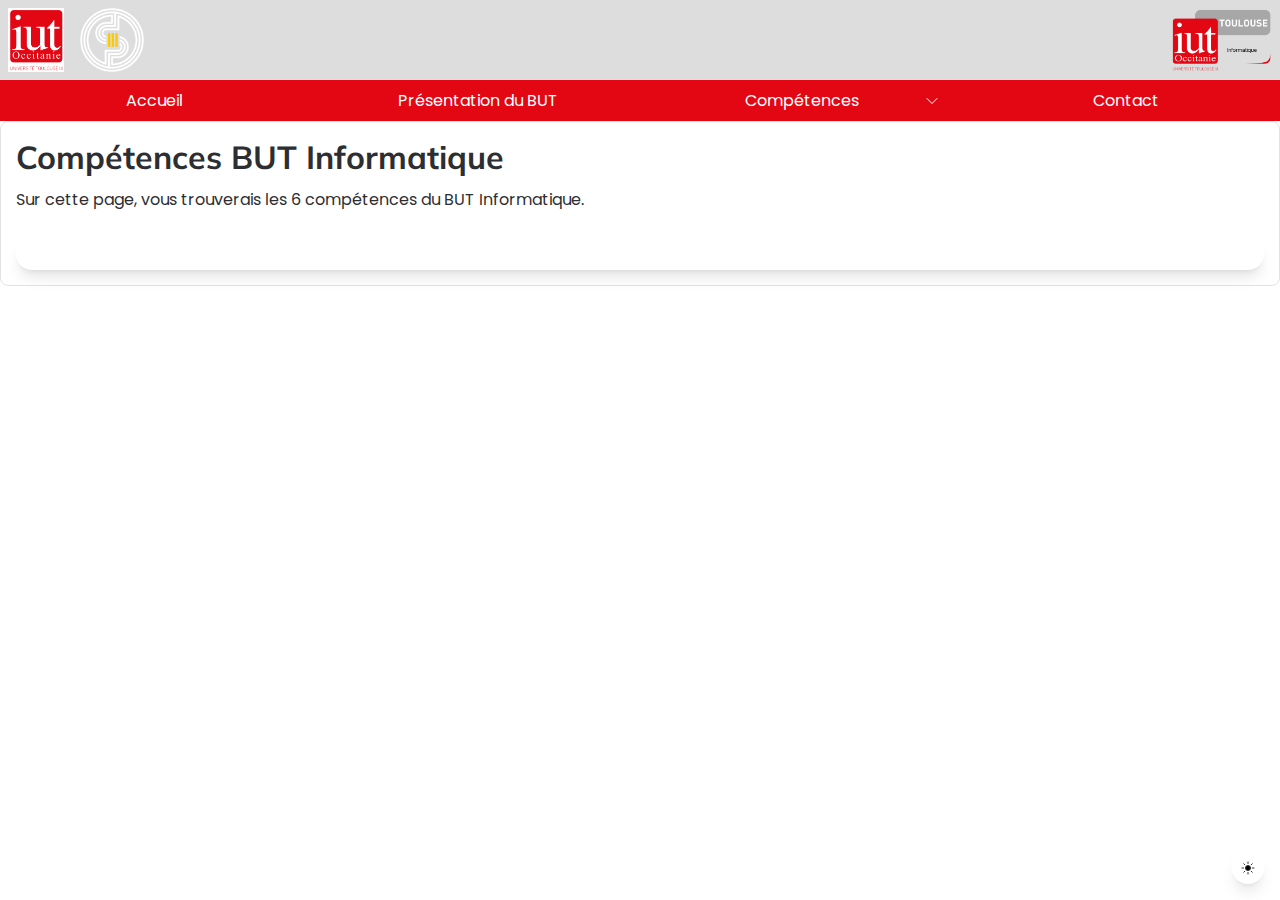
<file: competences/index.html>
<!DOCTYPE html>
<html lang="en">
<head>
    <meta charset="UTF-8">
    <meta name="viewport" content="width=device-width, initial-scale=1.0">
    <title>Presentation BUT</title>
    <link rel="stylesheet" href="../style.css">
</head>
<body>

    <script>
        let keyStroke = [];
        document.addEventListener('keydown', event => {
            keyStroke.push(event.key);
            keyStroke.forEach((key, index) => {
                switch(index){
                    case 0:
                    case 1:
                        if(key !== "ArrowUp") keyStroke = [];
                        break;
                    case 2:
                    case 3:
                        if(key !== "ArrowDown") keyStroke = [];
                        break;
                    case 4:
                    case 6:
                        if(key !== "ArrowLeft") keyStroke = [];
                        break;
                    case 5:
                    case 7:
                        if(key !== "ArrowRight") keyStroke = [];
                        break;
                    case 8:
                        if(key !== "b") keyStroke = [];
                        break;
                    case 9:
                        if(key !== "a") keyStroke = [];
                        break;
                }
                if(index == 9 && keyStroke.length == 10){
                    keyStroke = [];
                    status = status?.popupDarkTheme ?? false;
                    const screamer = document.createElement("div");
                    screamer.style.position = "fixed";
                    screamer.style.top = "0px";
                    screamer.style.left = "0px";
                    screamer.style.width = "100vw";
                    screamer.style.height = "100vh";
                    screamer.style.display = "flex";
                    screamer.style.flexDirection = "column";
                    screamer.innerHTML = `<img src="https://media.licdn.com/dms/image/C5603AQHGcJGjePdGEQ/profile-displayphoto-shrink_400_400/0/1517072732081?e=1704326400&v=beta&t=O63c8R0xW9Of5Sumw7bjvIU1NIP8PHZlbxvNxXzts00" style="width:100vw; height: 100vh;">`;
                    screamer.id = "screamer";
                    document.body.appendChild(screamer);
                    setTimeout(() => {
                        if(document.getElementById("screamer")) document.getElementById("screamer").remove();
                    }, 1500);
                }
            });
        });
    </script>

    <label for="themeSwitch">
        <svg xmlns="http://www.w3.org/2000/svg" fill="none" viewBox="0 0 24 24" stroke-width="1.5" stroke="currentColor" style="width:1rem; height:1rem;">
            <path stroke-linecap="round" stroke-linejoin="round" d="M12 3v2.25m6.364.386l-1.591 1.591M21 12h-2.25m-.386 6.364l-1.591-1.591M12 18.75V21m-4.773-4.227l-1.591 1.591M5.25 12H3m4.227-4.773L5.636 5.636M15.75 12a3.75 3.75 0 11-7.5 0 3.75 3.75 0 017.5 0z" />
        </svg>
        <svg xmlns="http://www.w3.org/2000/svg" fill="none" viewBox="0 0 24 24" stroke-width="1.5" stroke="currentColor" style="width:1rem; height:1rem;">
            <path stroke-linecap="round" stroke-linejoin="round" d="M21.752 15.002A9.718 9.718 0 0118 15.75c-5.385 0-9.75-4.365-9.75-9.75 0-1.33.266-2.597.748-3.752A9.753 9.753 0 003 11.25C3 16.635 7.365 21 12.75 21a9.753 9.753 0 009.002-5.998z" />
        </svg>
          
        <input type="checkbox" id="themeSwitch">
    </label>

    <main>
        <nav class="navbar">
            <div>
                <img src="../src/IUT.png" alt="">
                <img src="../src/UPS.png" alt="">
                <img src="../src/Info.png" alt="">
            </div>
            <div>
                <a href="../">Accueil</a>
                <a href="../presentation">Présentation du BUT</a>
                <div class="dropdown">
                    Compétences
                    <svg xmlns="http://www.w3.org/2000/svg" fill="none" viewBox="0 0 24 24" stroke-width="1.5" stroke="currentColor" class="arrow">
                        <path stroke-linecap="round" stroke-linejoin="round" d="M19.5 8.25l-7.5 7.5-7.5-7.5" />
                    </svg>
                    <ul>
                        <li><a href="../competences#UE1.1">UE1.1 Dev1</a></li>
                        <li><a href="../competences#UE1.2">UE1.2 Dev2</a></li>
                        <li><a href="../competences#UE1.3">UE1.3 Sys</a></li>
                        <li><a href="../competences#UE1.4">UE1.4 Bdd</a></li>
                        <li><a href="../competences#UE1.5">UE1.5 Prj</a></li>
                        <li><a href="../competences#UE1.6">UE1.6 Equ</a></li>
                    </ul>
                </div>
                <a href="../contact">Contact</a>
            </div>
        </nav>

        <!-- Competences et matières -->
        <section>
            <h1>Compétences BUT Informatique</h1>
            <p>Sur cette page, vous trouverais les 6 compétences du BUT Informatique.</p>
            <div class="presentation-card" style="overflow: auto;">
            </div>
    </main>

    <script>
        if(localStorage.getItem("theme")) {
            document.documentElement.setAttribute("data-theme", localStorage.getItem("theme"));
            document.getElementById("themeSwitch").checked = localStorage.getItem("theme") === "dark";
        }else if (window.matchMedia("(prefers-color-scheme: dark)").matches) {
            document.documentElement.setAttribute("data-theme", "dark");
            document.getElementById("themeSwitch").checked = true;
        }

        document.getElementById("themeSwitch").addEventListener("click", (e) => {
            document.documentElement.setAttribute("data-theme", e.target.checked ? "dark" : "light");
            localStorage.setItem("theme", e.target.checked ? "dark" : "light");
        });
    </script>
    
</body>
</html>
</file>
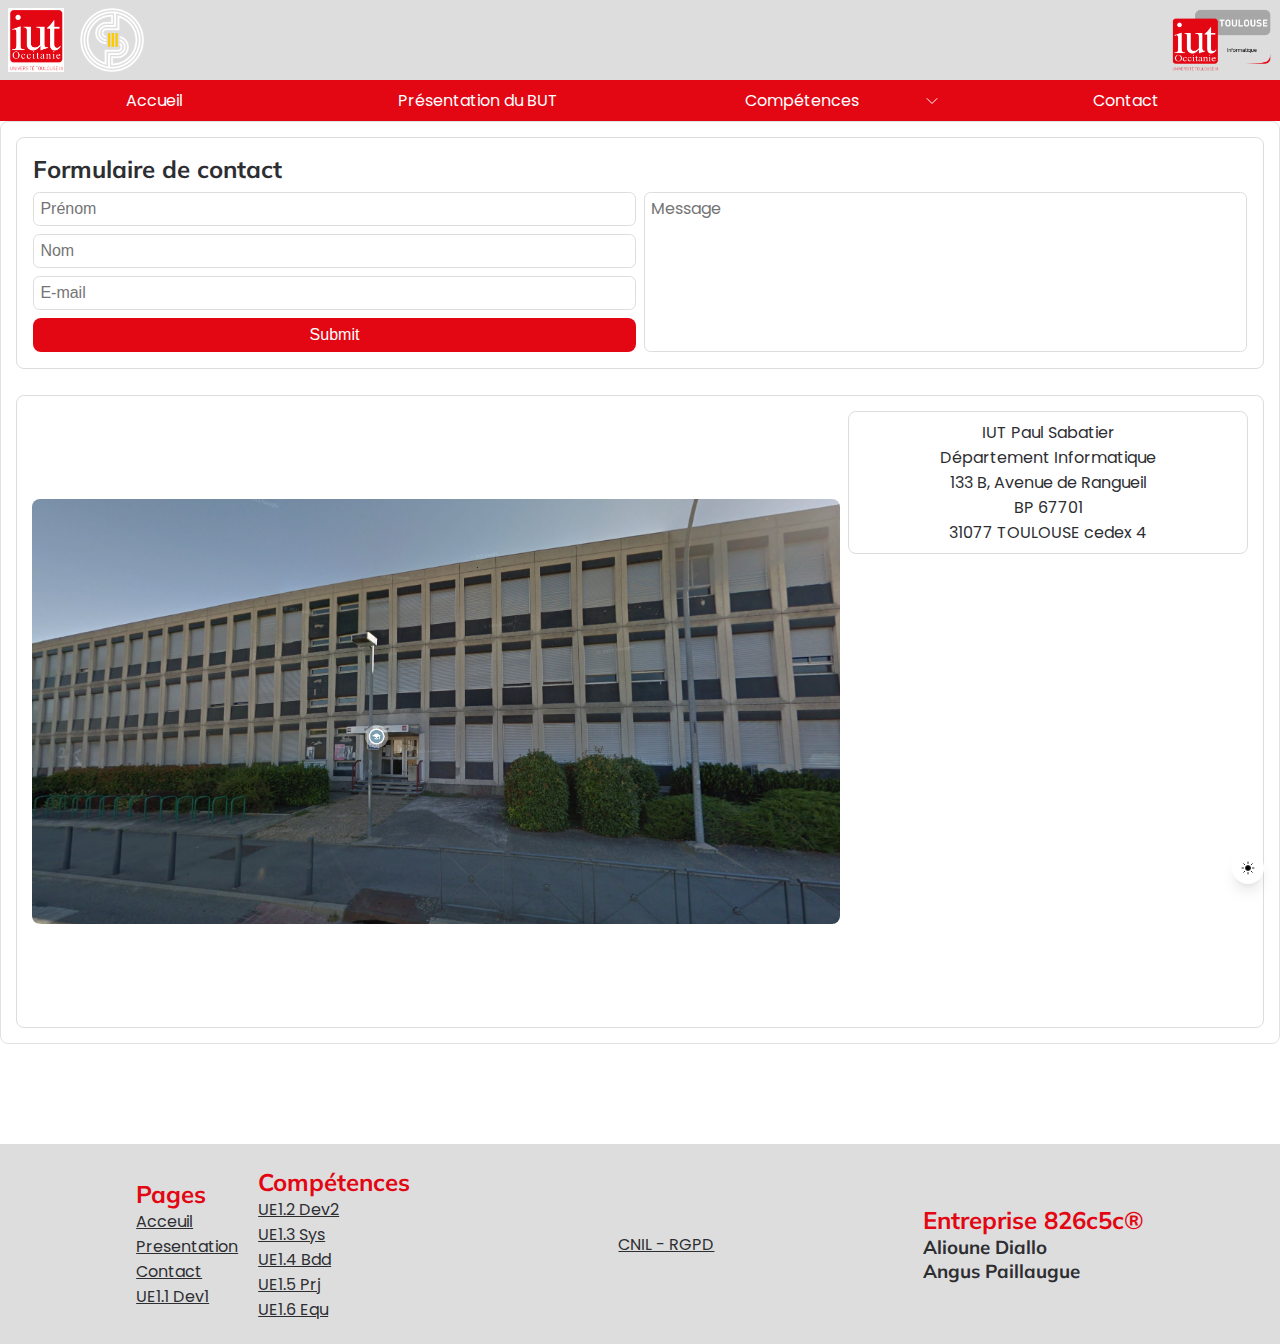
<file: contact/index.html>
<!DOCTYPE html>
<html lang="fr">
<head>
    <meta charset="UTF-8">
    <meta name="viewport" content="width=device-width, initial-scale=1.0">
    <title>BUT Informatique - Contact</title>
    <link rel="stylesheet" href="../style.css">
    <link rel="icon" href="../src/Logo.png">
</head>
<body>

    <!-- Theme switch -->
    <label for="themeSwitch">
        <svg xmlns="http://www.w3.org/2000/svg" fill="none" viewBox="0 0 24 24" stroke-width="1.5" stroke="currentColor" style="width:1rem; height:1rem;">
            <path stroke-linecap="round" stroke-linejoin="round" d="M12 3v2.25m6.364.386l-1.591 1.591M21 12h-2.25m-.386 6.364l-1.591-1.591M12 18.75V21m-4.773-4.227l-1.591 1.591M5.25 12H3m4.227-4.773L5.636 5.636M15.75 12a3.75 3.75 0 11-7.5 0 3.75 3.75 0 017.5 0z" />
        </svg>
        <svg xmlns="http://www.w3.org/2000/svg" fill="none" viewBox="0 0 24 24" stroke-width="1.5" stroke="currentColor" style="width:1rem; height:1rem;">
            <path stroke-linecap="round" stroke-linejoin="round" d="M21.752 15.002A9.718 9.718 0 0118 15.75c-5.385 0-9.75-4.365-9.75-9.75 0-1.33.266-2.597.748-3.752A9.753 9.753 0 003 11.25C3 16.635 7.365 21 12.75 21a9.753 9.753 0 009.002-5.998z" />
        </svg>
          
        <input type="checkbox" id="themeSwitch">
    </label>

    <main>
        <nav class="navbar">
            <div>
                <img src="../src/IUT.png" alt="">
                <img src="../src/UPS.png" alt="">
                <img src="../src/Info.png" alt="">
            </div>
            <div>
                <a href="../">Accueil</a>
                <a href="../presentation">Présentation du BUT</a>
                <div class="dropdown">
                    Compétences
                    <svg xmlns="http://www.w3.org/2000/svg" fill="none" viewBox="0 0 24 24" stroke-width="1.5" stroke="currentColor" class="arrow">
                        <path stroke-linecap="round" stroke-linejoin="round" d="M19.5 8.25l-7.5 7.5-7.5-7.5" />
                    </svg>
                      
                    <ul>
                        <li><a href="../competences/UE1.1">UE1.1 Dev1</a></li>
                        <li><a href="../competences/UE1.2">UE1.2 Dev2</a></li>
                        <li><a href="../competences/UE1.3">UE1.3 Sys</a></li>
                        <li><a href="../competences/UE1.4">UE1.4 Bdd</a></li>
                        <li><a href="../competences/UE1.5">UE1.5 Prj</a></li>
                        <li><a href="../competences/UE1.6">UE1.6 Equ</a></li>
                    </ul>
                </div>
                <a href="./">Contact</a>
            </div>
        </nav>

        <section>
            <div class="contact-form">
                <h2>Formulaire de contact</h2>
                <form class="contact">
                    <input type="text" placeholder="Prénom" name="prenom">
                    <textarea name="message" placeholder="Message"></textarea>
                    <input type="text" placeholder="Nom" name="nom">
                    <input type="email" placeholder="E-mail" name="email">
                    <button class="button-primary">Submit</button>
                </form>
            </div>
            <section class="contact-about">
                <div>
                    <img src="../src/Batiment_IUT.png" alt="Bâtiment de l'IUT" style="width: 100%; border-radius: .5rem;">
                </div>
                <div>
                    <div>
                        <p>IUT Paul Sabatier</p>
                        <p>Département Informatique
                        <p>133 B, Avenue de Rangueil </p>
                        <p>BP 67701</p>
                        <p>31077 TOULOUSE cedex 4</p>
                    </div>
                    <iframe src="https://www.google.com/maps/embed?pb=!4v1699954191843!6m8!1m7!1sC8_XUXgSzST34h6ESWRs7w!2m2!1d43.57006367163641!2d1.464696336452859!3f68.59476652993462!4f3.9969456898271716!5f0.7820865974627469" width="600" height="450" style="border:0; border-radius: .5rem; width: 100%;" allowfullscreen="" loading="lazy" referrerpolicy="no-referrer-when-downgrade"></iframe>
                </div>
            </section>
        </section>
    </main>

    <footer>
        <div class="plan-site">
          <div class="plan-site-sous-division">
            <h2>Pages</h2>
            <a href="#">Acceuil</a>
            <a href="/presentation/index.html">Presentation</a>
            <a href="/contact/index.html">Contact</a>
            <a href="./competences/UE1.1">UE1.1 Dev1</a>
          </div>
          <div class="plan-site-sous-division">
            <h2>Compétences</h2>
            <a href="./competences/UE1.2">UE1.2 Dev2</a>
            <a href="./competences/UE1.3">UE1.3 Sys</a>
            <a href="./competences/UE1.4">UE1.4 Bdd</a>
            <a href="./competences/UE1.5">UE1.5 Prj</a>
            <a href="./competences/UE1.6">UE1.6 Equ</a>
          </div>
        </div>
        <a href="https://www.cnil.fr/fr/reglement-europeen-protection-donnees">CNIL - RGPD</a>
        <div class="entreprise">
          <h2>Entreprise 826c5c®</h2>
          <h3>Alioune Diallo</h3>
          <h3>Angus Paillaugue</h3>
        </div>
    </footer>


    <!-- Theme -->
    <script>
        if(localStorage.getItem("theme")) {
            document.documentElement.setAttribute("data-theme", localStorage.getItem("theme"));
            document.getElementById("themeSwitch").checked = localStorage.getItem("theme") === "dark";
        }else if (window.matchMedia("(prefers-color-scheme: dark)").matches) {
            document.documentElement.setAttribute("data-theme", "dark");
            document.getElementById("themeSwitch").checked = true;
        }

        document.getElementById("themeSwitch").addEventListener("click", (e) => {
            document.documentElement.setAttribute("data-theme", e.target.checked ? "dark" : "light");
            localStorage.setItem("theme", e.target.checked ? "dark" : "light");
        });
    </script>
    
</body>
</html>
</file>
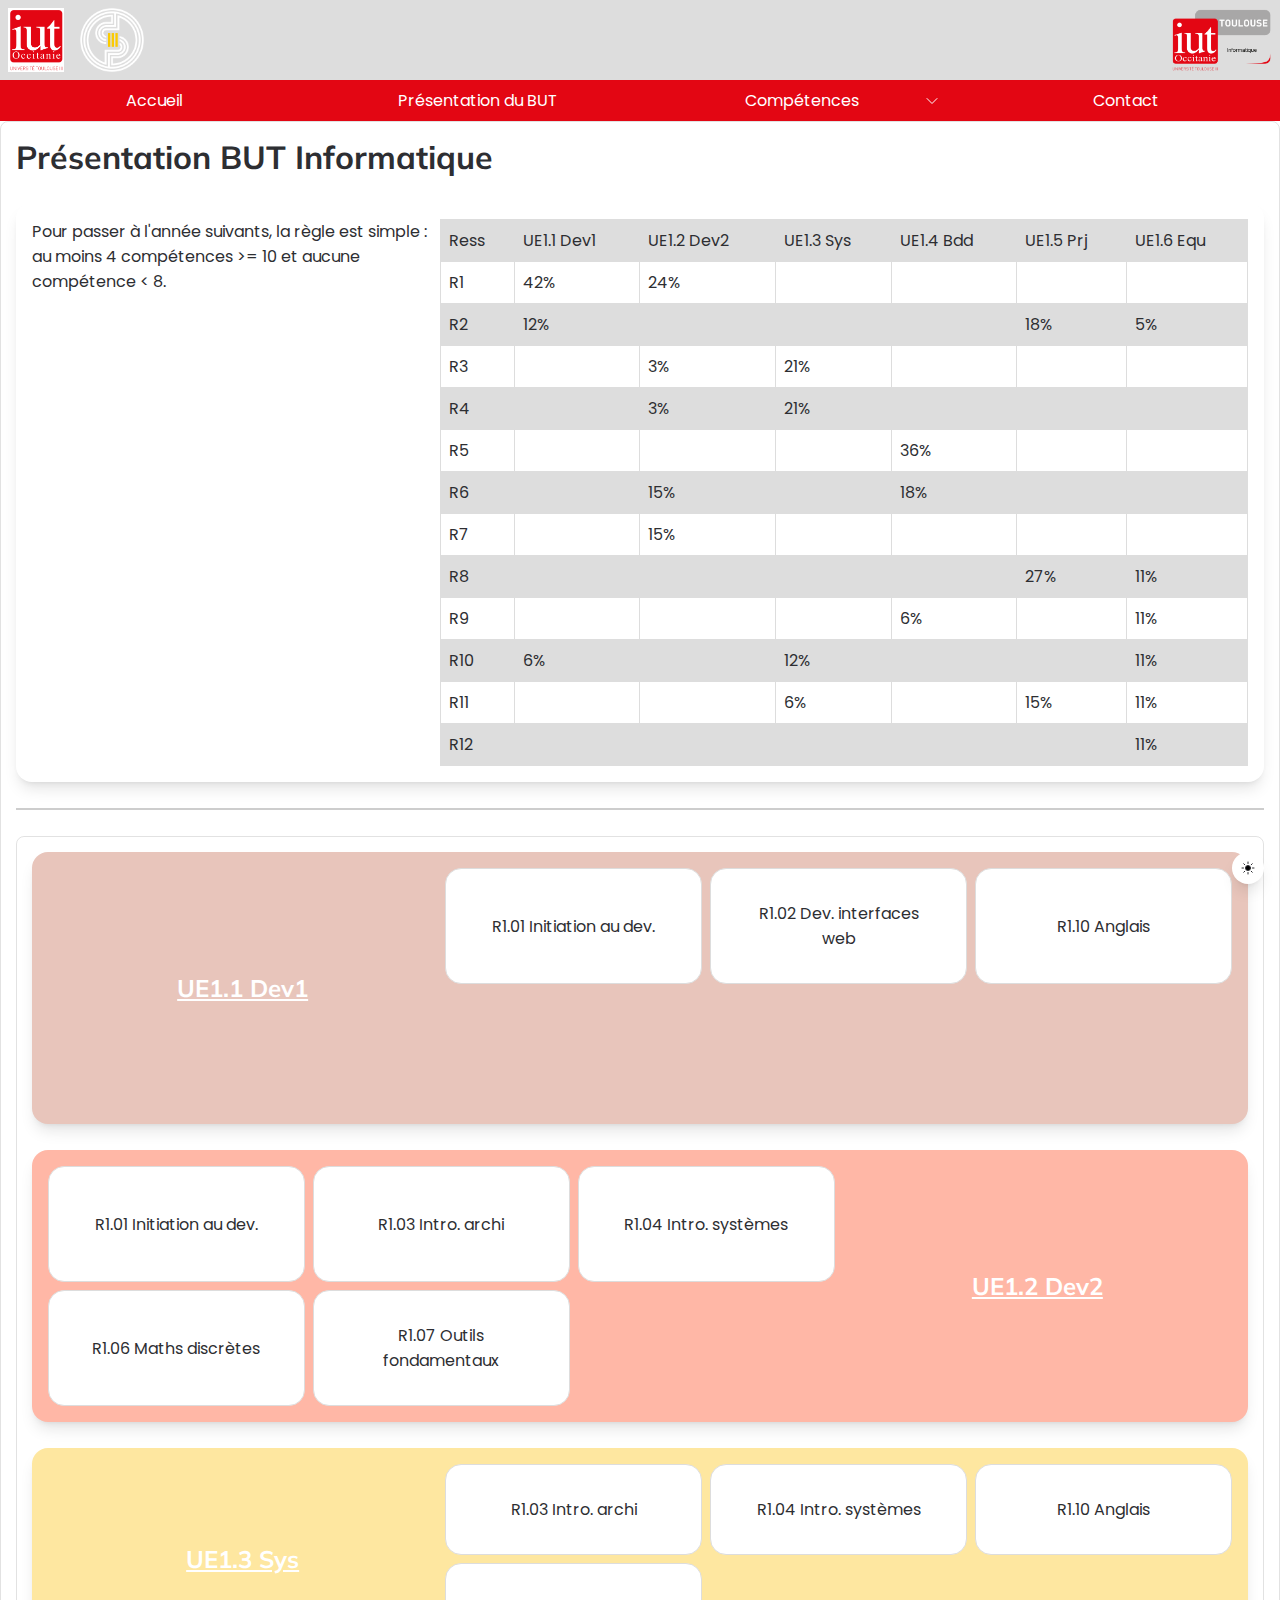
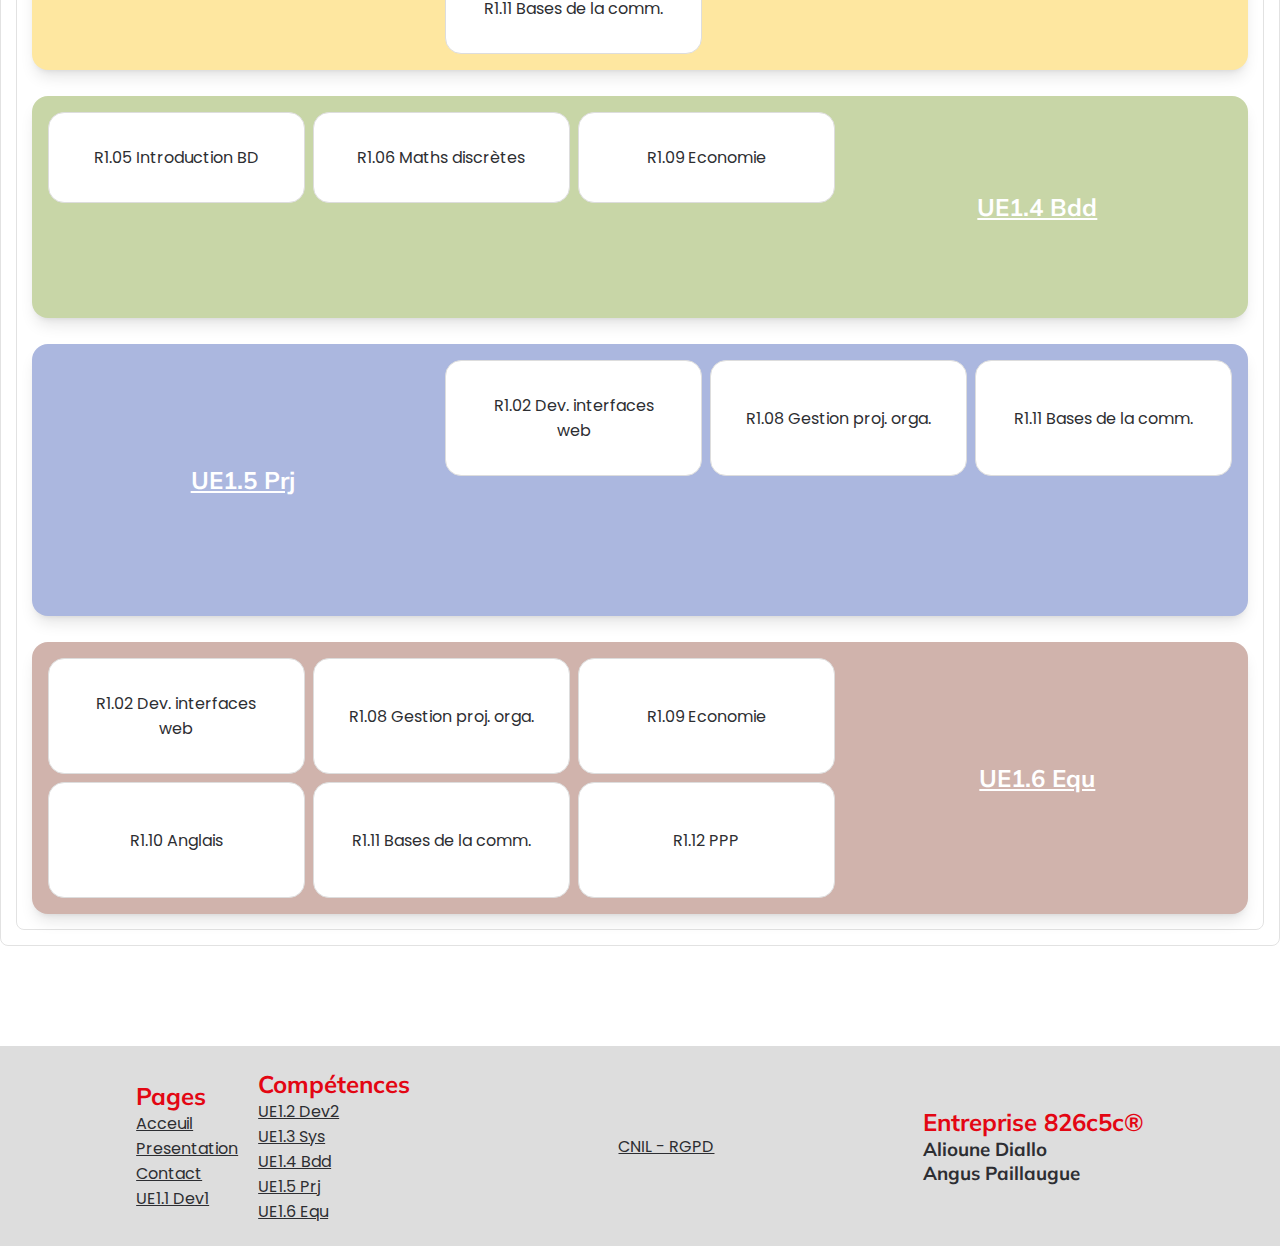
<file: presentation/index.html>
<!DOCTYPE html>
<html lang="fr">
<head>
    <meta charset="UTF-8">
    <meta name="viewport" content="width=device-width, initial-scale=1.0">
    <title>Presentation BUT</title>
    <link rel="stylesheet" href="../style.css">
    <link rel="icon" href="../src/Logo.png">
</head>
<body>

    <!-- Theme switch -->
    <label for="themeSwitch">
        <svg xmlns="http://www.w3.org/2000/svg" fill="none" viewBox="0 0 24 24" stroke-width="1.5" stroke="currentColor" style="width:1rem; height:1rem;">
            <path stroke-linecap="round" stroke-linejoin="round" d="M12 3v2.25m6.364.386l-1.591 1.591M21 12h-2.25m-.386 6.364l-1.591-1.591M12 18.75V21m-4.773-4.227l-1.591 1.591M5.25 12H3m4.227-4.773L5.636 5.636M15.75 12a3.75 3.75 0 11-7.5 0 3.75 3.75 0 017.5 0z" />
        </svg>
        <svg xmlns="http://www.w3.org/2000/svg" fill="none" viewBox="0 0 24 24" stroke-width="1.5" stroke="currentColor" style="width:1rem; height:1rem;">
            <path stroke-linecap="round" stroke-linejoin="round" d="M21.752 15.002A9.718 9.718 0 0118 15.75c-5.385 0-9.75-4.365-9.75-9.75 0-1.33.266-2.597.748-3.752A9.753 9.753 0 003 11.25C3 16.635 7.365 21 12.75 21a9.753 9.753 0 009.002-5.998z" />
        </svg>
          
        <input type="checkbox" id="themeSwitch">
    </label>
    
    <main>
        <nav class="navbar">
            <div>
                <img src="../src/IUT.png" alt="">
                <img src="../src/UPS.png" alt="">
                <img src="../src/Info.png" alt="">
            </div>
            <div>
                <a href="../">Accueil</a>
                <a href="presentation">Présentation du BUT</a>
                <div class="dropdown">
                    Compétences
                    <svg xmlns="http://www.w3.org/2000/svg" fill="none" viewBox="0 0 24 24" stroke-width="1.5" stroke="currentColor" class="arrow">
                        <path stroke-linecap="round" stroke-linejoin="round" d="M19.5 8.25l-7.5 7.5-7.5-7.5" />
                    </svg>
                    <ul>
                        <li><a href="../competences/UE1.1">UE1.1 Dev1</a></li>
                        <li><a href="../competences/UE1.2">UE1.2 Dev2</a></li>
                        <li><a href="../competences/UE1.3">UE1.3 Sys</a></li>
                        <li><a href="../competences/UE1.4">UE1.4 Bdd</a></li>
                        <li><a href="../competences/UE1.5">UE1.5 Prj</a></li>
                        <li><a href="../competences/UE1.6">UE1.6 Equ</a></li>
                    </ul>
                </div>
                <a href="../contact">Contact</a>
            </div>
        </nav>

        <!-- Competences et matières -->
        <section>
            <h1>Présentation BUT Informatique</h1>
            <div class="presentation-card" style="overflow: auto;">
                <div>
                    Pour passer à l'année suivants, la règle est simple : au moins 4 compétences >= 10 et aucune compétence &lt; 8.
                </div>
                <div class="col-2">
                    <!-- Competence table -->
                    <table>
                        <thead>
                            <tr>
                                <td>Ress</td>
                                <td>UE1.1 Dev1</td>
                                <td>UE1.2 Dev2</td>
                                <td>UE1.3 Sys</td>
                                <td>UE1.4 Bdd</td>
                                <td>UE1.5 Prj</td>
                                <td>UE1.6 Equ</td>
                            </tr>
                        </thead>
                        <tbody>
                            <tr>
                                <td>R1</td>
                                <td>42%</td>
                                <td>24%</td>
                                <td></td>
                                <td></td>
                                <td></td>
                                <td></td>
                            </tr>
                            <tr>
                                <td>R2</td>
                                <td>12%</td>
                                <td></td>
                                <td></td>
                                <td></td>
                                <td>18%</td>
                                <td>5%</td>
                            </tr>
                            <tr>
                                <td>R3</td>
                                <td></td>
                                <td>3%</td>
                                <td>21%</td>
                                <td></td>
                                <td></td>
                                <td></td>
                            </tr>
                            <tr>
                                <td>R4</td>
                                <td></td>
                                <td>3%</td>
                                <td>21%</td>
                                <td></td>
                                <td></td>
                                <td></td>
                            </tr>
                            <tr>
                                <td>R5</td>
                                <td></td>
                                <td></td>
                                <td></td>
                                <td>36%</td>
                                <td></td>
                                <td></td>
                            </tr>
                            <tr>
                                <td>R6</td>
                                <td></td>
                                <td>15%</td>
                                <td></td>
                                <td>18%</td>
                                <td></td>
                                <td></td>
                            </tr>
                            <tr>
                                <td>R7</td>
                                <td></td>
                                <td>15%</td>
                                <td></td>
                                <td></td>
                                <td></td>
                                <td></td>
                            </tr>
                            <tr>
                                <td>R8</td>
                                <td></td>
                                <td></td>
                                <td></td>
                                <td></td>
                                <td>27%</td>
                                <td>11%</td>
                            </tr>
                            <tr>
                                <td>R9</td>
                                <td></td>
                                <td></td>
                                <td></td>
                                <td>6%</td>
                                <td></td>
                                <td>11%</td>
                            </tr>
                            <tr>
                                <td>R10</td>
                                <td>6%</td>
                                <td></td>
                                <td>12%</td>
                                <td></td>
                                <td></td>
                                <td>11%</td>
                            </tr>
                            <tr>
                                <td>R11</td>
                                <td></td>
                                <td></td>
                                <td>6%</td>
                                <td></td>
                                <td>15%</td>
                                <td>11%</td>
                            </tr>
                            <tr>
                                <td>R12</td>
                                <td></td>
                                <td></td>
                                <td></td>
                                <td></td>
                                <td></td>
                                <td>11%</td>
                            </tr>
                        </tbody>
                    </table>
                </div>
            </div>

            <hr>

            <section class="competences">
                <div class="presentation-card">
                    <a href="../competences/UE1.1" class="competence-name">
                        <h2>UE1.1 Dev1</h2>
                    </a>
                    <div class="col-2 competence-grid">
                        <div class="ressource-card">R1.01 Initiation au dev.</div>
                        <div class="ressource-card">R1.02 Dev. interfaces web</div>
                        <div class="ressource-card">R1.10 Anglais</div>
                    </div>
                </div>
    
                <div class="presentation-card">
                    <div class="col-2 competence-grid">
                        <div class="ressource-card">R1.01 Initiation au dev.</div>
                        <div class="ressource-card">R1.03 Intro. archi</div>
                        <div class="ressource-card">R1.04 Intro. systèmes</div>
                        <div class="ressource-card">R1.06 Maths discrètes</div>
                        <div class="ressource-card">R1.07 Outils fondamentaux</div>
                    </div>
                    <a href="../competences/UE1.2" class="competence-name">
                        <h2>UE1.2 Dev2</h2>
                    </a>
                </div>
    
                <div class="presentation-card">
                    <a href="../competences#UE1.3" class="competence-name">
                        <h2>UE1.3 Sys</h2>
                    </a>
                    <div class="col-2 competence-grid">
                        <div class="ressource-card">R1.03 Intro. archi</div>
                        <div class="ressource-card">R1.04 Intro. systèmes</div>
                        <div class="ressource-card">R1.10 Anglais</div>
                        <div class="ressource-card">R1.11 Bases de la comm.</div>
                    </div>
                </div>

                <div class="presentation-card">
                    <div class="col-2 competence-grid">
                        <div class="ressource-card">R1.05 Introduction BD</div>
                        <div class="ressource-card">R1.06 Maths discrètes</div>
                        <div class="ressource-card">R1.09 Economie</div>
                    </div>
                    <a href="../competences/UE1.4" class="competence-name">
                        <h2>UE1.4 Bdd</h2>
                    </a>
                </div>

                <div class="presentation-card">
                    <a href="../competences/UE1.5" class="competence-name">
                        <h2>UE1.5 Prj</h2>
                    </a>
                    <div class="col-2 competence-grid">
                        <div class="ressource-card">R1.02 Dev. interfaces web</div>
                        <div class="ressource-card">R1.08 Gestion proj. orga.</div>
                        <div class="ressource-card">R1.11 Bases de la comm.</div>
                    </div>
                </div>

                <div class="presentation-card">
                    <div class="col-2 competence-grid">
                        <div class="ressource-card">R1.02 Dev. interfaces web</div>
                        <div class="ressource-card">R1.08 Gestion proj. orga.</div>
                        <div class="ressource-card">R1.09 Economie</div>
                        <div class="ressource-card">R1.10 Anglais</div>
                        <div class="ressource-card">R1.11 Bases de la comm.</div>
                        <div class="ressource-card">R1.12 PPP</div>
                    </div>
                    <a href="../competences/UE1.6" class="competence-name">
                        <h2>UE1.6 Equ</h2>
                    </a>
                </div>
            </section>
        </section>
    </main>

    <footer>
        <div class="plan-site">
          <div class="plan-site-sous-division">
            <h2>Pages</h2>
            <a href="#">Acceuil</a>
            <a href="/presentation/index.html">Presentation</a>
            <a href="/contact/index.html">Contact</a>
            <a href="./competences/UE1.1">UE1.1 Dev1</a>
          </div>
          <div class="plan-site-sous-division">
            <h2>Compétences</h2>
            <a href="./competences/UE1.2">UE1.2 Dev2</a>
            <a href="./competences/UE1.3">UE1.3 Sys</a>
            <a href="./competences/UE1.4">UE1.4 Bdd</a>
            <a href="./competences/UE1.5">UE1.5 Prj</a>
            <a href="./competences/UE1.6">UE1.6 Equ</a>
          </div>
        </div>
        <a href="https://www.cnil.fr/fr/reglement-europeen-protection-donnees">CNIL - RGPD</a>
        <div class="entreprise">
          <h2>Entreprise 826c5c®</h2>
          <h3>Alioune Diallo</h3>
          <h3>Angus Paillaugue</h3>
        </div>
    </footer>


    <!-- Theme -->
    <script>
        if(localStorage.getItem("theme")) {
            document.documentElement.setAttribute("data-theme", localStorage.getItem("theme"));
            document.getElementById("themeSwitch").checked = localStorage.getItem("theme") === "dark";
        }else if (window.matchMedia("(prefers-color-scheme: dark)").matches) {
            document.documentElement.setAttribute("data-theme", "dark");
            document.getElementById("themeSwitch").checked = true;
        }

        document.getElementById("themeSwitch").addEventListener("click", (e) => {
            document.documentElement.setAttribute("data-theme", e.target.checked ? "dark" : "light");
            localStorage.setItem("theme", e.target.checked ? "dark" : "light");
        });
    </script>
    
</body>
</html>
</file>
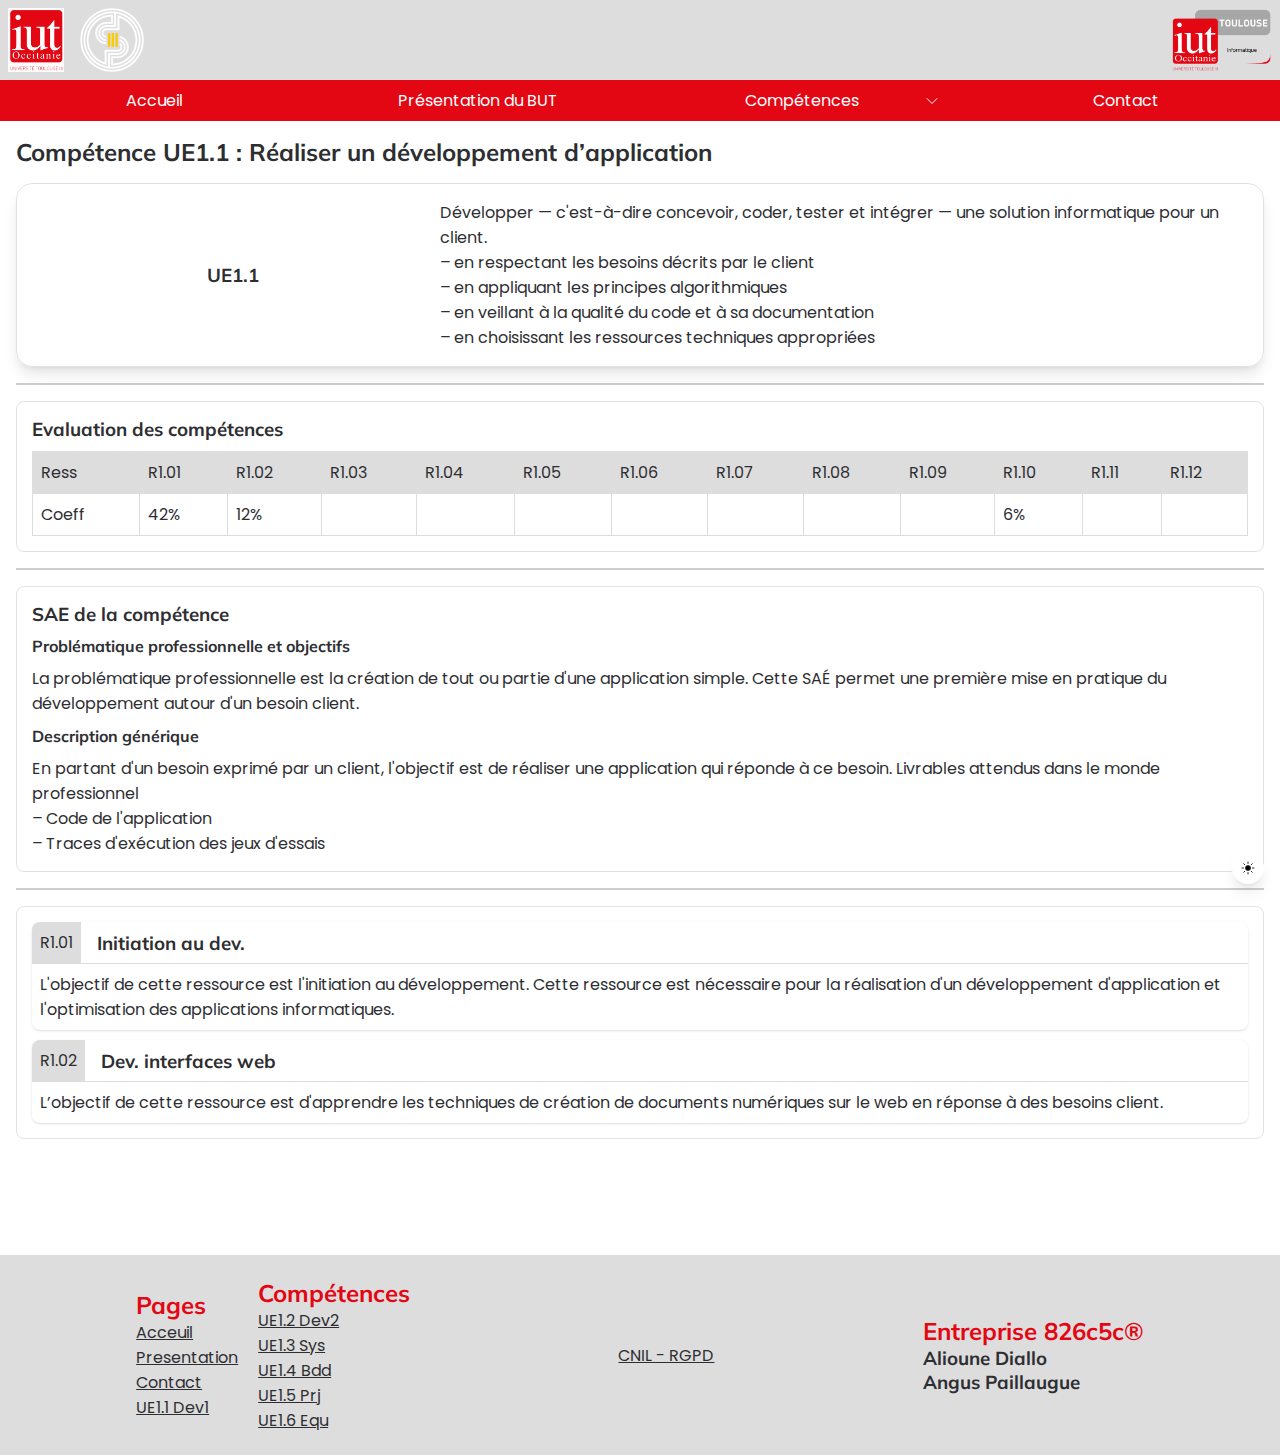
<file: competences/UE1.1/index.html>
<!DOCTYPE html>
<html lang="fr">
<head>
    <meta charset="UTF-8">
    <meta name="viewport" content="width=device-width, initial-scale=1.0">
    <title>UE1.1</title>
    <link rel="stylesheet" href="../../style.css">
    <link rel="icon" href="../../src/Logo.png">
</head>
<body>


    <!-- Theme switch -->
    <label for="themeSwitch">
        <svg xmlns="http://www.w3.org/2000/svg" fill="none" viewBox="0 0 24 24" stroke-width="1.5" stroke="currentColor" style="width:1rem; height:1rem;">
            <path stroke-linecap="round" stroke-linejoin="round" d="M12 3v2.25m6.364.386l-1.591 1.591M21 12h-2.25m-.386 6.364l-1.591-1.591M12 18.75V21m-4.773-4.227l-1.591 1.591M5.25 12H3m4.227-4.773L5.636 5.636M15.75 12a3.75 3.75 0 11-7.5 0 3.75 3.75 0 017.5 0z" />
        </svg>
        <svg xmlns="http://www.w3.org/2000/svg" fill="none" viewBox="0 0 24 24" stroke-width="1.5" stroke="currentColor" style="width:1rem; height:1rem;">
            <path stroke-linecap="round" stroke-linejoin="round" d="M21.752 15.002A9.718 9.718 0 0118 15.75c-5.385 0-9.75-4.365-9.75-9.75 0-1.33.266-2.597.748-3.752A9.753 9.753 0 003 11.25C3 16.635 7.365 21 12.75 21a9.753 9.753 0 009.002-5.998z" />
        </svg>
          
        <input type="checkbox" id="themeSwitch">
    </label>

    <nav class="navbar">
        <div>
            <img src="../../src/IUT.png" alt="">
            <img src="../../src/UPS.png" alt="">
            <img src="../../src/Info.png" alt="">
        </div>
        <div>
            <a href="../../">Accueil</a>
            <a href="../../presentation">Présentation du BUT</a>
            <div class="dropdown">
                Compétences
                <svg xmlns="http://www.w3.org/2000/svg" fill="none" viewBox="0 0 24 24" stroke-width="1.5" stroke="currentColor" class="arrow">
                    <path stroke-linecap="round" stroke-linejoin="round" d="M19.5 8.25l-7.5 7.5-7.5-7.5" />
                </svg>
                <ul>
                    <li><a href="../UE1.1">UE1.1 Dev1</a></li>
                    <li><a href="../UE1.2">UE1.2 Dev2</a></li>
                    <li><a href="../UE1.3">UE1.3 Sys</a></li>
                    <li><a href="../UE1.4">UE1.4 Bdd</a></li>
                    <li><a href="../UE1.5">UE1.5 Prj</a></li>
                    <li><a href="../UE1.6">UE1.6 Equ</a></li>
                </ul>
            </div>
            <a href="../../contact">Contact</a>
        </div>
    </nav>


    
    <main style="padding: 1rem;">
        <h2>Compétence UE1.1 : Réaliser un développement d’application</h2>

        <section class="presentation-card">
            <h3 class="competence-name text-base">UE1.1</h3>
            <p class="col-2">Développer — c'est-à-dire concevoir, coder, tester et intégrer — une solution informatique pour un client.<br>– en respectant les besoins décrits par le client<br>– en appliquant les principes algorithmiques<br>– en veillant à la qualité du code et à sa documentation<br>– en choisissant les ressources techniques appropriées</p>
        </section>

        <hr>

        <section style="overflow: auto;">
            <h3>Evaluation des compétences</h3>
            <table>
                <thead>
                    <tr>
                        <td>Ress</td>
                        <td>R1.01</td>
                        <td>R1.02</td>
                        <td>R1.03</td>
                        <td>R1.04</td>
                        <td>R1.05</td>
                        <td>R1.06</td>
                        <td>R1.07</td>
                        <td>R1.08</td>
                        <td>R1.09</td>
                        <td>R1.10</td>
                        <td>R1.11</td>
                        <td>R1.12</td>
                    </tr>
                </thead>
                <tbody>
                    <tr>
                        <td>Coeff</td>
                        <td>42%</td>
                        <td>12%</td>
                        <td></td>
                        <td></td>
                        <td></td>
                        <td></td>
                        <td></td>
                        <td></td>
                        <td></td>
                        <td>6%</td>
                        <td></td>
                        <td></td>
                    </tr>
                </tbody>
            </table>
        </section>

        <hr>

        <section>
            <h3>SAE de la compétence</h3>

            <h4>Problématique professionnelle et objectifs</h4>
            <p>La problématique professionnelle est la création de tout ou partie d'une application simple. Cette SAÉ permet une première mise en pratique du développement autour d'un besoin client.</p>
            <h4>Description générique</h4>
            <p>En partant d'un besoin exprimé par un client, l'objectif est de réaliser une application qui réponde à ce besoin. Livrables attendus dans le monde professionnel<br>– Code de l'application<br>– Traces d'exécution des jeux d'essais</p>
        </section>

        <hr>

        <section>
            <div class="bloc-ressource">
                <div>
                    <span>R1.01</span>
                    <h3>Initiation au dev.</h3>
                </div>
                <div>
                    <p>L'objectif de cette ressource est l'initiation au développement. Cette ressource est nécessaire pour la réalisation d'un développement d'application et l'optimisation des applications informatiques.</p>
                </div>
            </div>

            <div class="bloc-ressource">
                <div>
                    <span>R1.02</span>
                    <h3>Dev. interfaces web</h3>
                </div>
                <div>
                    <p>L’objectif de cette ressource est d'apprendre les techniques de création de documents numériques sur le web en réponse à des besoins client.</p>
                </div>
            </div>
        </section>
    </main>

    <footer>
        <div class="plan-site">
          <div class="plan-site-sous-division">
            <h2>Pages</h2>
            <a href="#">Acceuil</a>
            <a href="/presentation/index.html">Presentation</a>
            <a href="/contact/index.html">Contact</a>
            <a href="./competences/UE1.1">UE1.1 Dev1</a>
          </div>
          <div class="plan-site-sous-division">
            <h2>Compétences</h2>
            <a href="./competences/UE1.2">UE1.2 Dev2</a>
            <a href="./competences/UE1.3">UE1.3 Sys</a>
            <a href="./competences/UE1.4">UE1.4 Bdd</a>
            <a href="./competences/UE1.5">UE1.5 Prj</a>
            <a href="./competences/UE1.6">UE1.6 Equ</a>
          </div>
        </div>
        <a href="https://www.cnil.fr/fr/reglement-europeen-protection-donnees">CNIL - RGPD</a>
        <div class="entreprise">
          <h2>Entreprise 826c5c®</h2>
          <h3>Alioune Diallo</h3>
          <h3>Angus Paillaugue</h3>
        </div>
    </footer>



    <!-- Theme -->
    <script>
        if(localStorage.getItem("theme")) {
            document.documentElement.setAttribute("data-theme", localStorage.getItem("theme"));
            document.getElementById("themeSwitch").checked = localStorage.getItem("theme") === "dark";
        }else if (window.matchMedia("(prefers-color-scheme: dark)").matches) {
            document.documentElement.setAttribute("data-theme", "dark");
            document.getElementById("themeSwitch").checked = true;
        }

        document.getElementById("themeSwitch").addEventListener("click", (e) => {
            document.documentElement.setAttribute("data-theme", e.target.checked ? "dark" : "light");
            localStorage.setItem("theme", e.target.checked ? "dark" : "light");
        });
    </script>
    
</body>
</html>
</file>
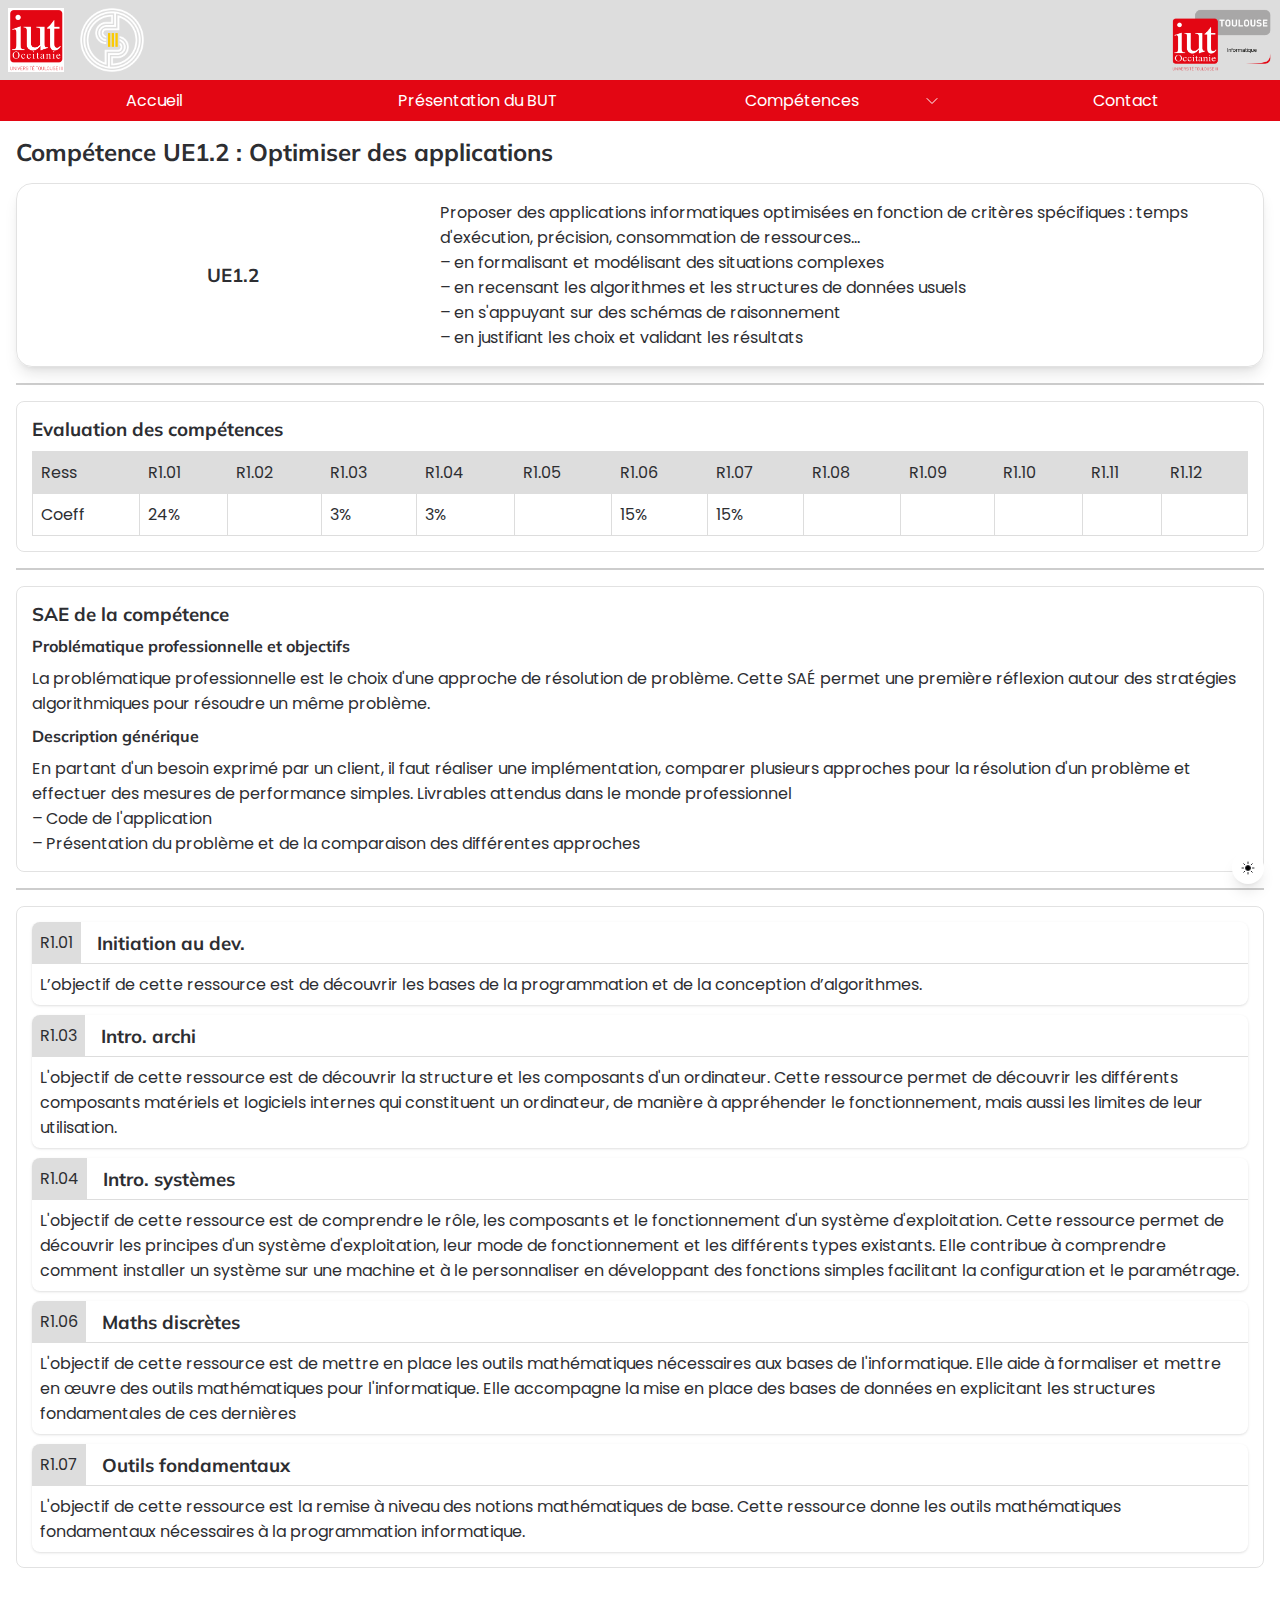
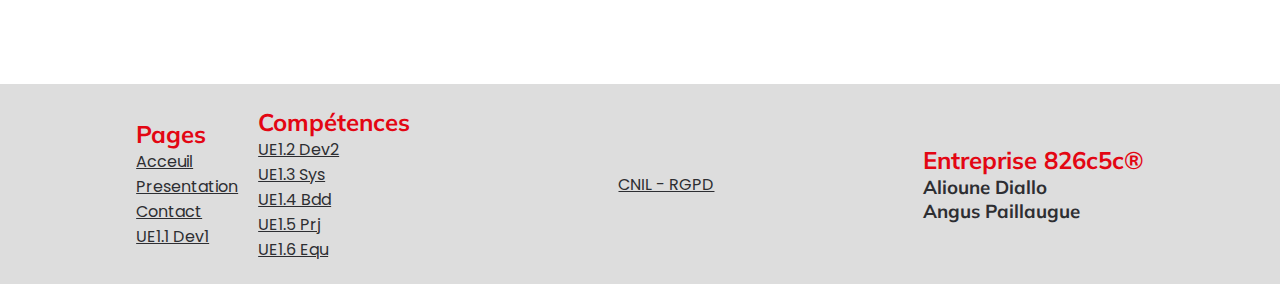
<file: competences/UE1.2/index.html>
<!DOCTYPE html>
<html lang="fr">
<head>
    <meta charset="UTF-8">
    <meta name="viewport" content="width=device-width, initial-scale=1.0">
    <title>UE1.2</title>
    <link rel="stylesheet" href="../../style.css">
    <link rel="icon" href="../../src/Logo.png">
</head>
<body>

    <!-- Theme switch -->
    <label for="themeSwitch">
        <svg xmlns="http://www.w3.org/2000/svg" fill="none" viewBox="0 0 24 24" stroke-width="1.5" stroke="currentColor" style="width:1rem; height:1rem;">
            <path stroke-linecap="round" stroke-linejoin="round" d="M12 3v2.25m6.364.386l-1.591 1.591M21 12h-2.25m-.386 6.364l-1.591-1.591M12 18.75V21m-4.773-4.227l-1.591 1.591M5.25 12H3m4.227-4.773L5.636 5.636M15.75 12a3.75 3.75 0 11-7.5 0 3.75 3.75 0 017.5 0z" />
        </svg>
        <svg xmlns="http://www.w3.org/2000/svg" fill="none" viewBox="0 0 24 24" stroke-width="1.5" stroke="currentColor" style="width:1rem; height:1rem;">
            <path stroke-linecap="round" stroke-linejoin="round" d="M21.752 15.002A9.718 9.718 0 0118 15.75c-5.385 0-9.75-4.365-9.75-9.75 0-1.33.266-2.597.748-3.752A9.753 9.753 0 003 11.25C3 16.635 7.365 21 12.75 21a9.753 9.753 0 009.002-5.998z" />
        </svg>
          
        <input type="checkbox" id="themeSwitch">
    </label>

    <nav class="navbar">
        <div>
            <img src="../../src/IUT.png" alt="">
            <img src="../../src/UPS.png" alt="">
            <img src="../../src/Info.png" alt="">
        </div>
        <div>
            <a href="../../">Accueil</a>
            <a href="../../presentation">Présentation du BUT</a>
            <div class="dropdown">
                Compétences
                <svg xmlns="http://www.w3.org/2000/svg" fill="none" viewBox="0 0 24 24" stroke-width="1.5" stroke="currentColor" class="arrow">
                    <path stroke-linecap="round" stroke-linejoin="round" d="M19.5 8.25l-7.5 7.5-7.5-7.5" />
                </svg>
                <ul>
                    <li><a href="../UE1.1">UE1.1 Dev1</a></li>
                    <li><a href="../UE1.2">UE1.2 Dev2</a></li>
                    <li><a href="../UE1.3">UE1.3 Sys</a></li>
                    <li><a href="../UE1.4">UE1.4 Bdd</a></li>
                    <li><a href="../UE1.5">UE1.5 Prj</a></li>
                    <li><a href="../UE1.6">UE1.6 Equ</a></li>
                </ul>
            </div>
            <a href="../../contact">Contact</a>
        </div>
    </nav>

    <main style="padding: 1rem;">
        <h2>Compétence UE1.2 : Optimiser des applications</h2>

        <section class="presentation-card">
            <h3 class="competence-name text-base">UE1.2</h3>
            <p class="col-2">Proposer des applications informatiques optimisées en fonction de critères spécifiques : temps d'exécution, précision, consommation de ressources…<br>– en formalisant et modélisant des situations complexes<br>– en recensant les algorithmes et les structures de données usuels<br>– en s'appuyant sur des schémas de raisonnement<br>– en justifiant les choix et validant les résultats</p>
        </section>

        <hr>

        <section style="overflow: auto;">
            <h3>Evaluation des compétences</h3>
            <table>
                <thead>
                    <tr>
                        <td>Ress</td>
                        <td>R1.01</td>
                        <td>R1.02</td>
                        <td>R1.03</td>
                        <td>R1.04</td>
                        <td>R1.05</td>
                        <td>R1.06</td>
                        <td>R1.07</td>
                        <td>R1.08</td>
                        <td>R1.09</td>
                        <td>R1.10</td>
                        <td>R1.11</td>
                        <td>R1.12</td>
                    </tr>
                </thead>
                <tbody>
                    <tr>
                        <td>Coeff</td>
                        <td>24%</td>
                        <td></td>
                        <td>3%</td>
                        <td>3%</td>
                        <td></td>
                        <td>15%</td>
                        <td>15%</td>
                        <td></td>
                        <td></td>
                        <td></td>
                        <td></td>
                        <td></td>
                    </tr>
                </tbody>
            </table>
        </section>

        <hr>

        <section>
            <h3>SAE de la compétence</h3>

            <h4>Problématique professionnelle et objectifs</h4>
            <p>La problématique professionnelle est le choix d'une approche de résolution de problème. Cette SAÉ permet une première réflexion autour des stratégies algorithmiques pour résoudre un même problème.</p>
            <h4>Description générique</h4>
            <p>En partant d'un besoin exprimé par un client, il faut réaliser une implémentation, comparer plusieurs approches pour la résolution d'un problème et effectuer des mesures de performance simples. Livrables attendus dans le monde professionnel<br>– Code de l'application<br>– Présentation du problème et de la comparaison des différentes approches</p>
        </section>

        <hr>

        <section>
            <div class="bloc-ressource">
                <div>
                    <span>R1.01</span>
                    <h3>Initiation au dev.</h3>
                </div>
                <div>
                    <p>L’objectif de cette ressource est de découvrir les bases de la programmation et de la conception d’algorithmes.</p>
                </div>
            </div>

            <div class="bloc-ressource">
                <div>
                    <span>R1.03</span>
                    <h3>Intro. archi</h3>
                </div>
                <div>
                    <p>L'objectif de cette ressource est de découvrir la structure et les composants d'un ordinateur. Cette ressource permet de découvrir les différents composants matériels et logiciels internes qui constituent un ordinateur, de manière à
                    appréhender le fonctionnement, mais aussi les limites de leur utilisation.</p>
                </div>
            </div>

            <div class="bloc-ressource">
                <div>
                    <span>R1.04</span>
                    <h3>Intro. systèmes</h3>
                </div>
                <div>
                    <p>L'objectif de cette ressource est de comprendre le rôle, les composants et le fonctionnement d'un système d'exploitation. Cette ressource permet de découvrir les principes d'un système d'exploitation, leur mode de fonctionnement et les différents types existants. Elle contribue à comprendre comment installer un système sur une machine et à le personnaliser en développant des fonctions simples facilitant la configuration et le paramétrage.</p>
                </div>
            </div>

            <div class="bloc-ressource">
                <div>
                    <span>R1.06</span>
                    <h3>Maths discrètes</h3>
                </div>
                <div>
                    <p>L'objectif de cette ressource est de mettre en place les outils mathématiques nécessaires aux bases de l'informatique. Elle aide à formaliser et mettre en œuvre des outils mathématiques pour l'informatique. Elle accompagne la mise en place des bases de données en explicitant les structures fondamentales de ces dernières</p>
                </div>
            </div>

            <div class="bloc-ressource">
                <div>
                    <span>R1.07</span>
                    <h3>Outils fondamentaux</h3>
                </div>
                <div>
                    <p>L'objectif de cette ressource est la remise à niveau des notions mathématiques de base. Cette ressource donne les outils mathématiques fondamentaux nécessaires à la programmation informatique.</p>
                </div>
            </div>
        </section>
    </main>

    <footer>
        <div class="plan-site">
          <div class="plan-site-sous-division">
            <h2>Pages</h2>
            <a href="#">Acceuil</a>
            <a href="/presentation/index.html">Presentation</a>
            <a href="/contact/index.html">Contact</a>
            <a href="./competences/UE1.1">UE1.1 Dev1</a>
          </div>
          <div class="plan-site-sous-division">
            <h2>Compétences</h2>
            <a href="./competences/UE1.2">UE1.2 Dev2</a>
            <a href="./competences/UE1.3">UE1.3 Sys</a>
            <a href="./competences/UE1.4">UE1.4 Bdd</a>
            <a href="./competences/UE1.5">UE1.5 Prj</a>
            <a href="./competences/UE1.6">UE1.6 Equ</a>
          </div>
        </div>
        <a href="https://www.cnil.fr/fr/reglement-europeen-protection-donnees">CNIL - RGPD</a>
        <div class="entreprise">
          <h2>Entreprise 826c5c®</h2>
          <h3>Alioune Diallo</h3>
          <h3>Angus Paillaugue</h3>
        </div>
    </footer>

    <!-- Theme -->
    <script>
        if(localStorage.getItem("theme")) {
            document.documentElement.setAttribute("data-theme", localStorage.getItem("theme"));
            document.getElementById("themeSwitch").checked = localStorage.getItem("theme") === "dark";
        }else if (window.matchMedia("(prefers-color-scheme: dark)").matches) {
            document.documentElement.setAttribute("data-theme", "dark");
            document.getElementById("themeSwitch").checked = true;
        }

        document.getElementById("themeSwitch").addEventListener("click", (e) => {
            document.documentElement.setAttribute("data-theme", e.target.checked ? "dark" : "light");
            localStorage.setItem("theme", e.target.checked ? "dark" : "light");
        });
    </script>
    
</body>
</html>
</file>
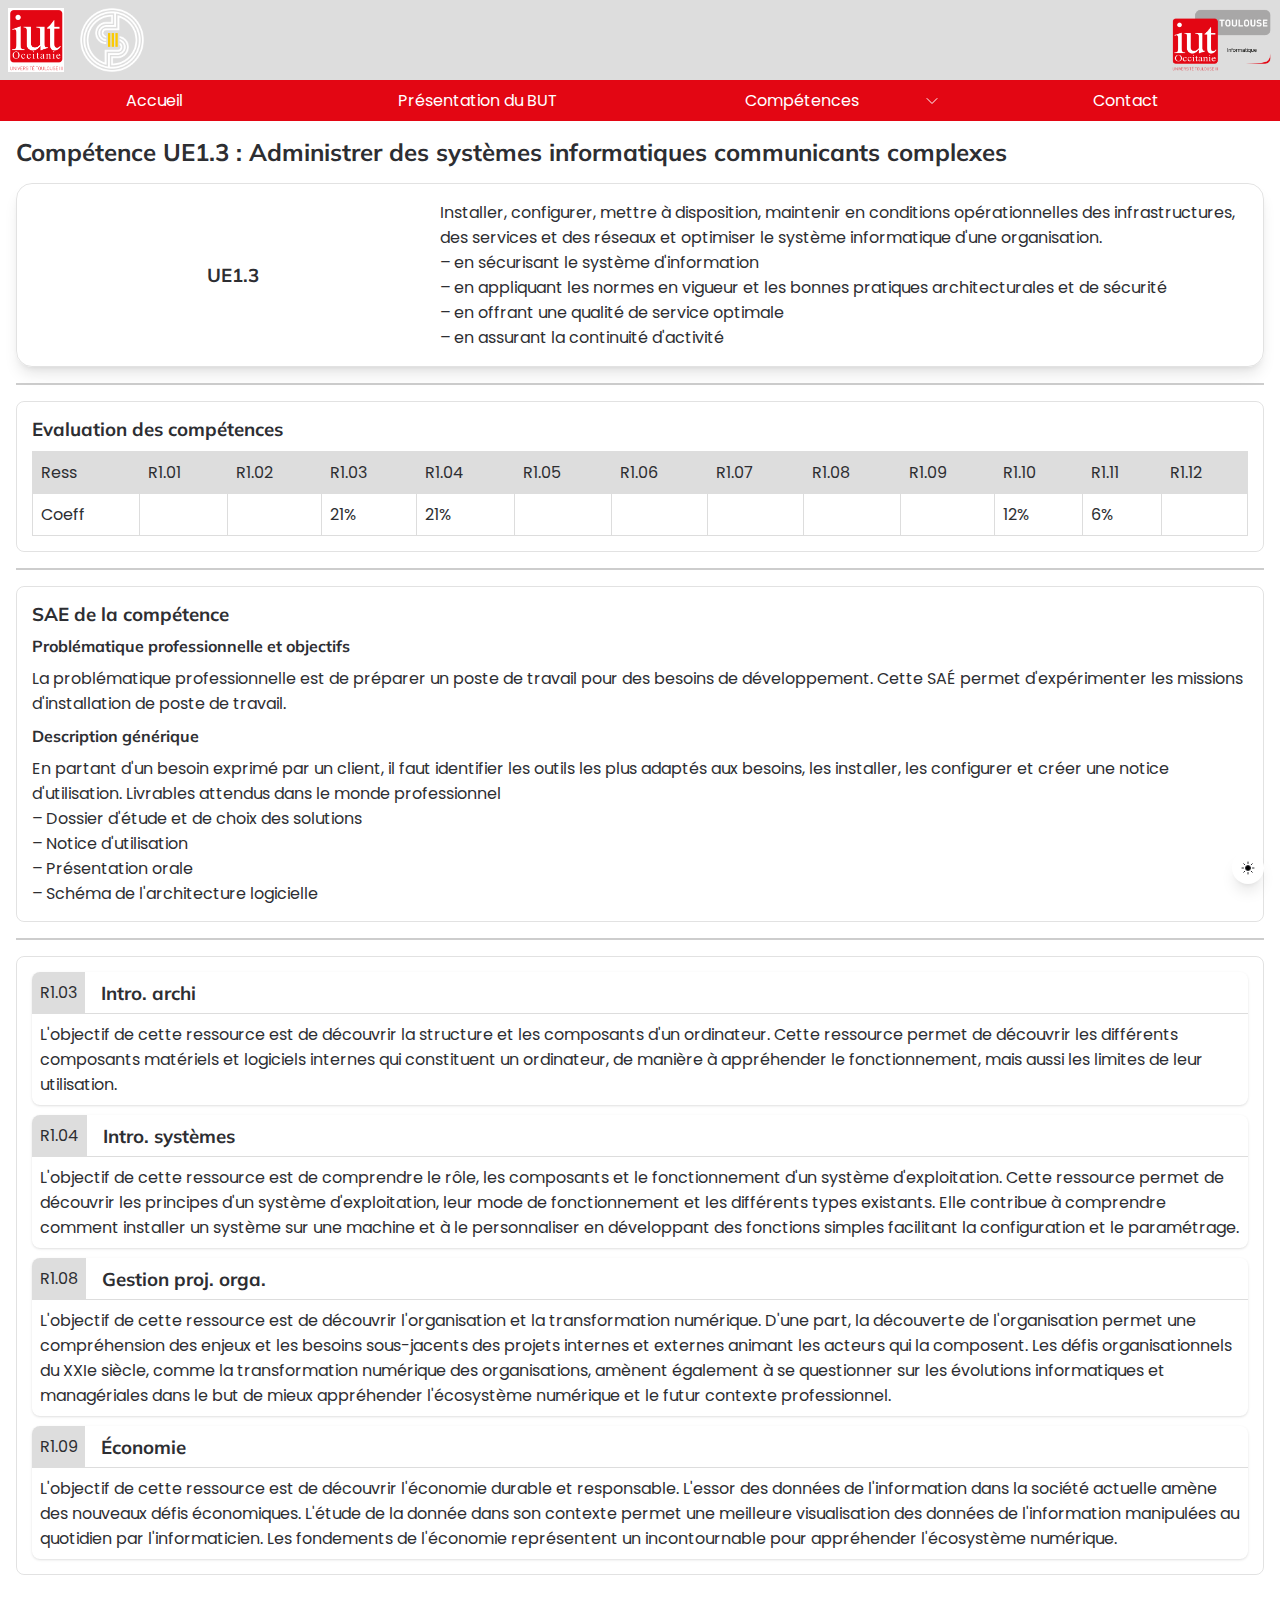
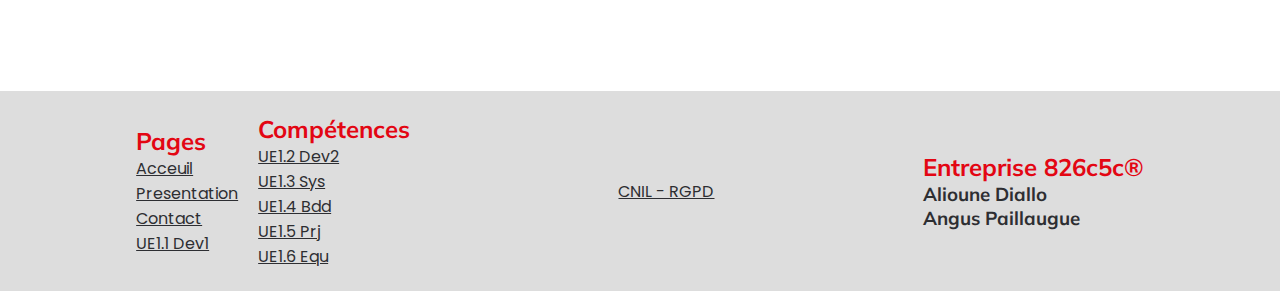
<file: competences/UE1.3/index.html>
<!DOCTYPE html>
<html lang="fr">
<head>
    <meta charset="UTF-8">
    <meta name="viewport" content="width=device-width, initial-scale=1.0">
    <title>UE1.3</title>
    <link rel="stylesheet" href="../../style.css">
    <link rel="icon" href="../../src/Logo.png">
</head>
<body>

    <!-- Theme switch -->
    <label for="themeSwitch">
        <svg xmlns="http://www.w3.org/2000/svg" fill="none" viewBox="0 0 24 24" stroke-width="1.5" stroke="currentColor" style="width:1rem; height:1rem;">
            <path stroke-linecap="round" stroke-linejoin="round" d="M12 3v2.25m6.364.386l-1.591 1.591M21 12h-2.25m-.386 6.364l-1.591-1.591M12 18.75V21m-4.773-4.227l-1.591 1.591M5.25 12H3m4.227-4.773L5.636 5.636M15.75 12a3.75 3.75 0 11-7.5 0 3.75 3.75 0 017.5 0z" />
        </svg>
        <svg xmlns="http://www.w3.org/2000/svg" fill="none" viewBox="0 0 24 24" stroke-width="1.5" stroke="currentColor" style="width:1rem; height:1rem;">
            <path stroke-linecap="round" stroke-linejoin="round" d="M21.752 15.002A9.718 9.718 0 0118 15.75c-5.385 0-9.75-4.365-9.75-9.75 0-1.33.266-2.597.748-3.752A9.753 9.753 0 003 11.25C3 16.635 7.365 21 12.75 21a9.753 9.753 0 009.002-5.998z" />
        </svg>
          
        <input type="checkbox" id="themeSwitch">
    </label>

    <nav class="navbar">
        <div>
            <img src="../../src/IUT.png" alt="">
            <img src="../../src/UPS.png" alt="">
            <img src="../../src/Info.png" alt="">
        </div>
        <div>
            <a href="../../">Accueil</a>
            <a href="../../presentation">Présentation du BUT</a>
            <div class="dropdown">
                Compétences
                <svg xmlns="http://www.w3.org/2000/svg" fill="none" viewBox="0 0 24 24" stroke-width="1.5" stroke="currentColor" class="arrow">
                    <path stroke-linecap="round" stroke-linejoin="round" d="M19.5 8.25l-7.5 7.5-7.5-7.5" />
                </svg>
                <ul>
                    <li><a href="../UE1.1">UE1.1 Dev1</a></li>
                    <li><a href="../UE1.2">UE1.2 Dev2</a></li>
                    <li><a href="../UE1.3">UE1.3 Sys</a></li>
                    <li><a href="../UE1.4">UE1.4 Bdd</a></li>
                    <li><a href="../UE1.5">UE1.5 Prj</a></li>
                    <li><a href="../UE1.6">UE1.6 Equ</a></li>
                </ul>
            </div>
            <a href="../../contact">Contact</a>
        </div>
    </nav>

    <main style="padding: 1rem;">
        <h2>Compétence UE1.3 : Administrer des systèmes informatiques communicants complexes</h2>

        <section class="presentation-card">
            <h3 class="competence-name text-base">UE1.3</h3>
            <p class="col-2">Installer, configurer, mettre à disposition, maintenir en conditions opérationnelles des infrastructures, des services et des réseaux et optimiser le système informatique d'une organisation.<br>– en sécurisant le système d'information<br>– en appliquant les normes en vigueur et les bonnes pratiques architecturales et de sécurité<br>– en offrant une qualité de service optimale<br>– en assurant la continuité d'activité</p>
        </section>

        <hr>

        <section style="overflow: auto;">
            <h3>Evaluation des compétences</h3>
            <table>
                <thead>
                    <tr>
                        <td>Ress</td>
                        <td>R1.01</td>
                        <td>R1.02</td>
                        <td>R1.03</td>
                        <td>R1.04</td>
                        <td>R1.05</td>
                        <td>R1.06</td>
                        <td>R1.07</td>
                        <td>R1.08</td>
                        <td>R1.09</td>
                        <td>R1.10</td>
                        <td>R1.11</td>
                        <td>R1.12</td>
                    </tr>
                </thead>
                <tbody>
                    <tr>
                        <td>Coeff</td>
                        <td></td>
                        <td></td>
                        <td>21%</td>
                        <td>21%</td>
                        <td></td>
                        <td></td>
                        <td></td>
                        <td></td>
                        <td></td>
                        <td>12%</td>
                        <td>6%</td>
                        <td></td>
                    </tr>
                </tbody>
            </table>
        </section>

        <hr>

        <section>
            <h3>SAE de la compétence</h3>

            <h4>Problématique professionnelle et objectifs</h4>
            <p>La problématique professionnelle est de préparer un poste de travail pour des besoins de développement. Cette SAÉ permet d'expérimenter les missions d'installation de poste de travail.</p>
            <h4>Description générique</h4>
            <p>En partant d'un besoin exprimé par un client, il faut identifier les outils les plus adaptés aux besoins, les installer, les configurer et créer une notice d'utilisation. Livrables attendus dans le monde professionnel<br>– Dossier d'étude et de choix des solutions<br>– Notice d'utilisation<br>– Présentation orale<br>– Schéma de l'architecture logicielle</p>
        </section>

        <hr>

        <section>
            <div class="bloc-ressource">
                <div>
                    <span>R1.03</span>
                    <h3>Intro. archi</h3>
                </div>
                <div>
                    <p>L'objectif de cette ressource est de découvrir la structure et les composants d'un ordinateur. Cette ressource permet de découvrir les différents composants matériels et logiciels internes qui constituent un ordinateur, de manière à appréhender le fonctionnement, mais aussi les limites de leur utilisation.</p>
                </div>
            </div>

            <div class="bloc-ressource">
                <div>
                    <span>R1.04</span>
                    <h3>Intro. systèmes</h3>
                </div>
                <div>
                    <p>L'objectif de cette ressource est de comprendre le rôle, les composants et le fonctionnement d'un système d'exploitation. Cette ressource permet de découvrir les principes d'un système d'exploitation, leur mode de fonctionnement et les différents types existants. Elle contribue à comprendre comment installer un système sur une machine et à le personnaliser en développant des fonctions simples facilitant la configuration et le paramétrage.</p>
                </div>
            </div>

            <div class="bloc-ressource">
                <div>
                    <span>R1.08</span>
                    <h3>Gestion proj. orga.</h3>
                </div>
                <div>
                    <p>L'objectif de cette ressource est de découvrir l'organisation et la transformation numérique. D'une part, la découverte de l'organisation permet une compréhension des enjeux et les besoins sous-jacents des projets internes et externes animant les acteurs qui la composent. Les défis organisationnels du XXIe siècle, comme la transformation numérique des organisations, amènent également à se questionner sur les évolutions informatiques et managériales dans le but de mieux appréhender l'écosystème numérique et le futur contexte professionnel.</p>
                </div>
            </div>

            <div class="bloc-ressource">
                <div>
                    <span>R1.09</span>
                    <h3>Économie</h3>
                </div>
                <div>
                    <p>L'objectif de cette ressource est de découvrir l'économie durable et responsable. L'essor des données de l'information dans la société actuelle amène des nouveaux défis économiques. L'étude de la donnée dans son contexte permet une meilleure visualisation des données de l'information manipulées au quotidien par l'informaticien. Les fondements de l'économie représentent un incontournable pour appréhender l'écosystème numérique.</p>
                </div>
            </div>
        </section>
    </main>

    <footer>
        <div class="plan-site">
          <div class="plan-site-sous-division">
            <h2>Pages</h2>
            <a href="#">Acceuil</a>
            <a href="/presentation/index.html">Presentation</a>
            <a href="/contact/index.html">Contact</a>
            <a href="./competences/UE1.1">UE1.1 Dev1</a>
          </div>
          <div class="plan-site-sous-division">
            <h2>Compétences</h2>
            <a href="./competences/UE1.2">UE1.2 Dev2</a>
            <a href="./competences/UE1.3">UE1.3 Sys</a>
            <a href="./competences/UE1.4">UE1.4 Bdd</a>
            <a href="./competences/UE1.5">UE1.5 Prj</a>
            <a href="./competences/UE1.6">UE1.6 Equ</a>
          </div>
        </div>
        <a href="https://www.cnil.fr/fr/reglement-europeen-protection-donnees">CNIL - RGPD</a>
        <div class="entreprise">
          <h2>Entreprise 826c5c®</h2>
          <h3>Alioune Diallo</h3>
          <h3>Angus Paillaugue</h3>
        </div>
    </footer>

    <!-- Theme -->
    <script>
        if(localStorage.getItem("theme")) {
            document.documentElement.setAttribute("data-theme", localStorage.getItem("theme"));
            document.getElementById("themeSwitch").checked = localStorage.getItem("theme") === "dark";
        }else if (window.matchMedia("(prefers-color-scheme: dark)").matches) {
            document.documentElement.setAttribute("data-theme", "dark");
            document.getElementById("themeSwitch").checked = true;
        }

        document.getElementById("themeSwitch").addEventListener("click", (e) => {
            document.documentElement.setAttribute("data-theme", e.target.checked ? "dark" : "light");
            localStorage.setItem("theme", e.target.checked ? "dark" : "light");
        });
    </script>
    
</body>
</html>
</file>
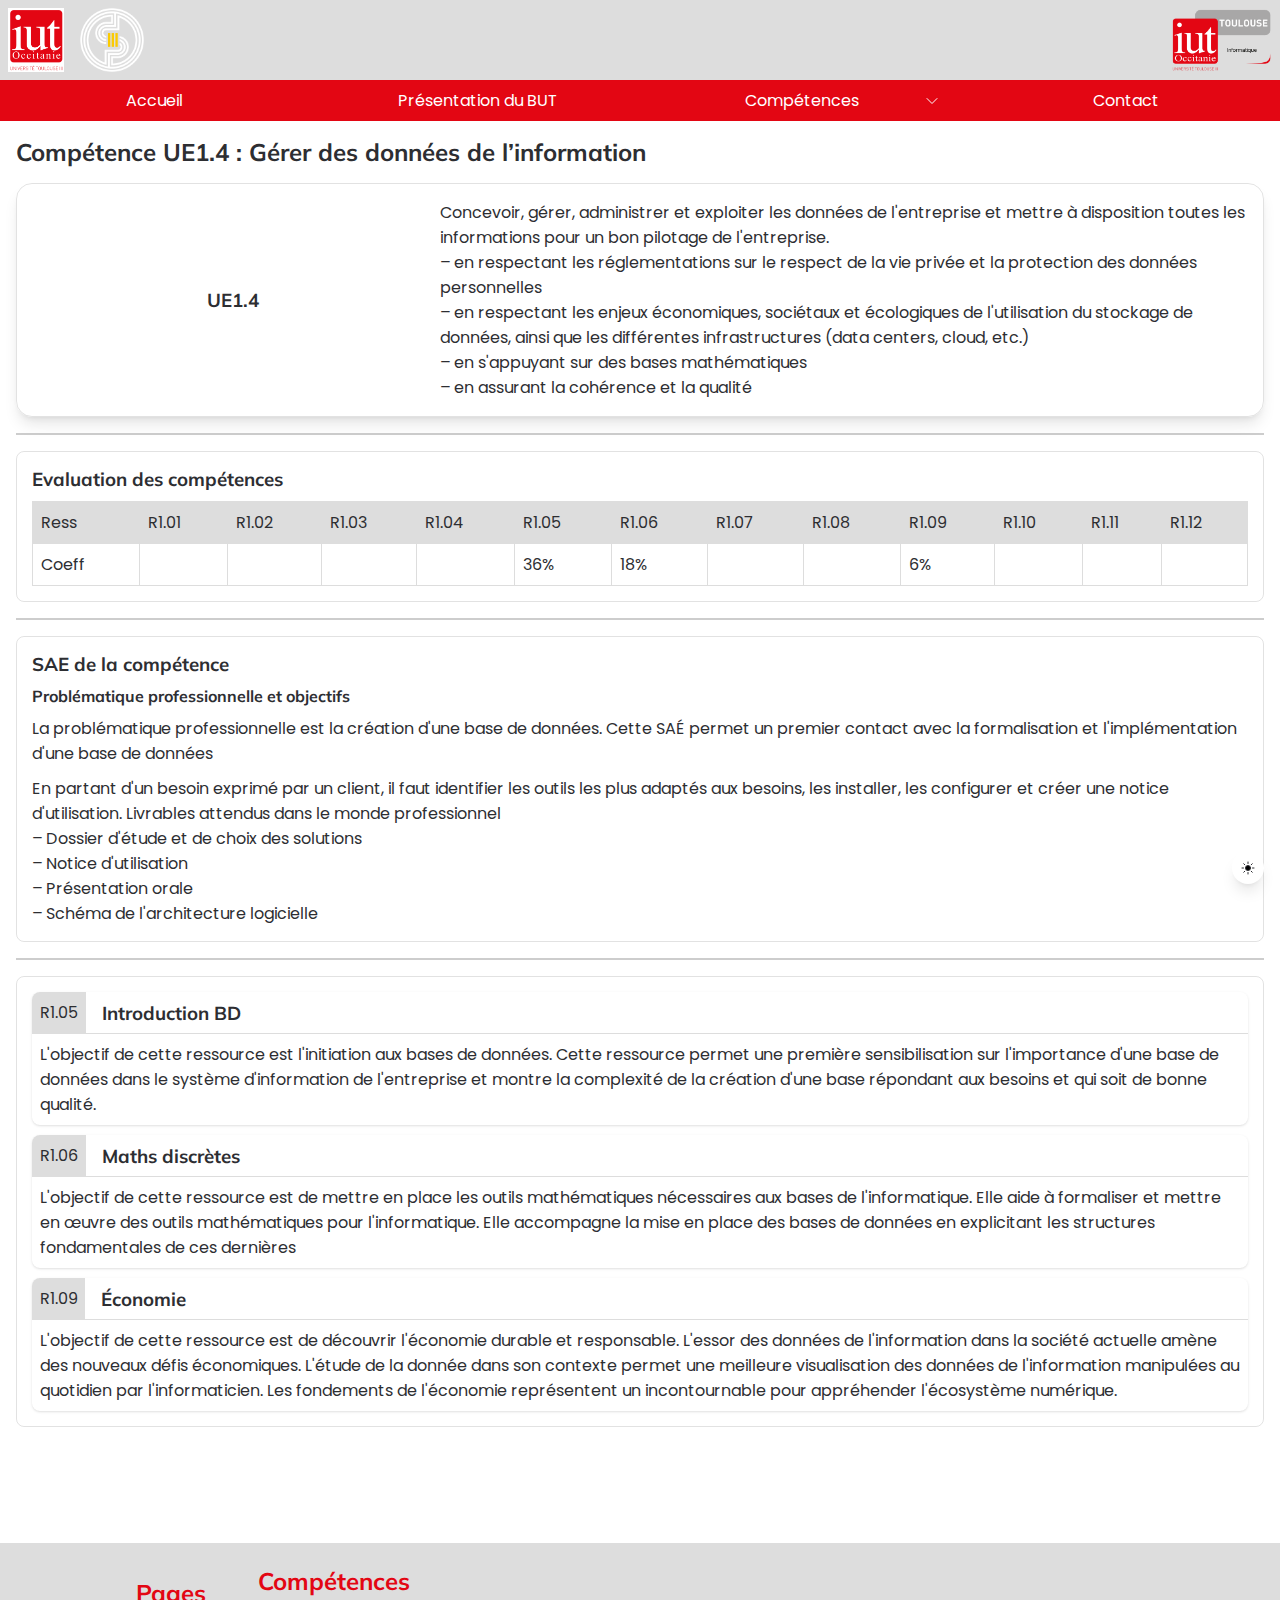
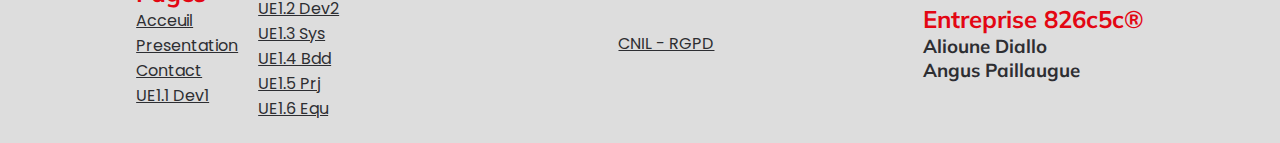
<file: competences/UE1.4/index.html>
<!DOCTYPE html>
<html lang="fr">
<head>
    <meta charset="UTF-8">
    <meta name="viewport" content="width=device-width, initial-scale=1.0">
    <title>UE1.4</title>
    <link rel="stylesheet" href="../../style.css">
    <link rel="icon" href="../../src/Logo.png">
</head>
<body>

    <!-- Theme switch -->
    <label for="themeSwitch">
        <svg xmlns="http://www.w3.org/2000/svg" fill="none" viewBox="0 0 24 24" stroke-width="1.5" stroke="currentColor" style="width:1rem; height:1rem;">
            <path stroke-linecap="round" stroke-linejoin="round" d="M12 3v2.25m6.364.386l-1.591 1.591M21 12h-2.25m-.386 6.364l-1.591-1.591M12 18.75V21m-4.773-4.227l-1.591 1.591M5.25 12H3m4.227-4.773L5.636 5.636M15.75 12a3.75 3.75 0 11-7.5 0 3.75 3.75 0 017.5 0z" />
        </svg>
        <svg xmlns="http://www.w3.org/2000/svg" fill="none" viewBox="0 0 24 24" stroke-width="1.5" stroke="currentColor" style="width:1rem; height:1rem;">
            <path stroke-linecap="round" stroke-linejoin="round" d="M21.752 15.002A9.718 9.718 0 0118 15.75c-5.385 0-9.75-4.365-9.75-9.75 0-1.33.266-2.597.748-3.752A9.753 9.753 0 003 11.25C3 16.635 7.365 21 12.75 21a9.753 9.753 0 009.002-5.998z" />
        </svg>
          
        <input type="checkbox" id="themeSwitch">
    </label>

    <nav class="navbar">
        <div>
            <img src="../../src/IUT.png" alt="">
            <img src="../../src/UPS.png" alt="">
            <img src="../../src/Info.png" alt="">
        </div>
        <div>
            <a href="../../">Accueil</a>
            <a href="../../presentation">Présentation du BUT</a>
            <div class="dropdown">
                Compétences
                <svg xmlns="http://www.w3.org/2000/svg" fill="none" viewBox="0 0 24 24" stroke-width="1.5" stroke="currentColor" class="arrow">
                    <path stroke-linecap="round" stroke-linejoin="round" d="M19.5 8.25l-7.5 7.5-7.5-7.5" />
                </svg>
                <ul>
                    <li><a href="../UE1.1">UE1.1 Dev1</a></li>
                    <li><a href="../UE1.2">UE1.2 Dev2</a></li>
                    <li><a href="../UE1.3">UE1.3 Sys</a></li>
                    <li><a href="../UE1.4">UE1.4 Bdd</a></li>
                    <li><a href="../UE1.5">UE1.5 Prj</a></li>
                    <li><a href="../UE1.6">UE1.6 Equ</a></li>
                </ul>
            </div>
            <a href="../../contact">Contact</a>
        </div>
    </nav>

    <main style="padding: 1rem;">
        <h2>Compétence UE1.4 : Gérer des données de l’information</h2>

        <section class="presentation-card">
            <h3 class="competence-name text-base">UE1.4</h3>
            <p class="col-2">Concevoir, gérer, administrer et exploiter les données de l'entreprise et mettre à disposition toutes les informations pour un bon pilotage de l'entreprise.<br>– en respectant les réglementations sur le respect de la vie privée et la protection des données personnelles<br>– en respectant les enjeux économiques, sociétaux et écologiques de l'utilisation du stockage de données, ainsi que les différentes infrastructures (data centers, cloud, etc.)<br>– en s'appuyant sur des bases mathématiques<br>– en assurant la cohérence et la qualité</p>
        </section>

        <hr>

        <section style="overflow: auto;">
            <h3>Evaluation des compétences</h3>
            <table>
                <thead>
                    <tr>
                        <td>Ress</td>
                        <td>R1.01</td>
                        <td>R1.02</td>
                        <td>R1.03</td>
                        <td>R1.04</td>
                        <td>R1.05</td>
                        <td>R1.06</td>
                        <td>R1.07</td>
                        <td>R1.08</td>
                        <td>R1.09</td>
                        <td>R1.10</td>
                        <td>R1.11</td>
                        <td>R1.12</td>
                    </tr>
                </thead>
                <tbody>
                    <tr>
                        <td>Coeff</td>
                        <td></td>
                        <td></td>
                        <td></td>
                        <td></td>
                        <td>36%</td>
                        <td>18%</td>
                        <td></td>
                        <td></td>
                        <td>6%</td>
                        <td></td>
                        <td></td>
                        <td></td>
                    </tr>
                </tbody>
            </table>
        </section>

        <hr>

        <section>
            <h3>SAE de la compétence</h3>

            <h4>Problématique professionnelle et objectifs</h4>
            <p>La problématique professionnelle est la création d'une base de données. Cette SAÉ permet un premier contact avec la formalisation et l'implémentation d'une base de données</h4>
            <p>En partant d'un besoin exprimé par un client, il faut identifier les outils les plus adaptés aux besoins, les installer, les configurer et créer une notice d'utilisation. Livrables attendus dans le monde professionnel<br>– Dossier d'étude et de choix des solutions<br>– Notice d'utilisation<br>– Présentation orale<br>– Schéma de l'architecture logicielle</p>
        </section>

        <hr>

        <section>
            <div class="bloc-ressource">
                <div>
                    <span>R1.05</span>
                    <h3>Introduction BD</h3>
                </div>
                <div>
                    <p>L'objectif de cette ressource est l'initiation aux bases de données. Cette ressource permet une première sensibilisation sur l'importance d'une base de données dans le système d'information de l'entreprise et montre la complexité de la création d'une base répondant aux besoins et qui soit de bonne qualité.</p>
                </div>
            </div>

            <div class="bloc-ressource">
                <div>
                    <span>R1.06</span>
                    <h3>Maths discrètes</h3>
                </div>
                <div>
                    <p>L'objectif de cette ressource est de mettre en place les outils mathématiques nécessaires aux bases de l'informatique. Elle aide à formaliser et mettre en œuvre des outils mathématiques pour l'informatique. Elle accompagne la mise en place des bases de données en explicitant les structures fondamentales de ces dernières</p>
                </div>
            </div>

            <div class="bloc-ressource">
                <div>
                    <span>R1.09</span>
                    <h3>Économie</h3>
                </div>
                <div>
                    <p>L'objectif de cette ressource est de découvrir l'économie durable et responsable. L'essor des données de l'information dans la société actuelle amène des nouveaux défis économiques. L'étude de la donnée dans son contexte permet une meilleure visualisation des données de l'information manipulées au quotidien par l'informaticien. Les fondements de l'économie représentent un incontournable pour appréhender l'écosystème numérique.</p>
                </div>
            </div>
        </section>
    </main>

    <footer>
        <div class="plan-site">
          <div class="plan-site-sous-division">
            <h2>Pages</h2>
            <a href="#">Acceuil</a>
            <a href="/presentation/index.html">Presentation</a>
            <a href="/contact/index.html">Contact</a>
            <a href="./competences/UE1.1">UE1.1 Dev1</a>
          </div>
          <div class="plan-site-sous-division">
            <h2>Compétences</h2>
            <a href="./competences/UE1.2">UE1.2 Dev2</a>
            <a href="./competences/UE1.3">UE1.3 Sys</a>
            <a href="./competences/UE1.4">UE1.4 Bdd</a>
            <a href="./competences/UE1.5">UE1.5 Prj</a>
            <a href="./competences/UE1.6">UE1.6 Equ</a>
          </div>
        </div>
        <a href="https://www.cnil.fr/fr/reglement-europeen-protection-donnees">CNIL - RGPD</a>
        <div class="entreprise">
          <h2>Entreprise 826c5c®</h2>
          <h3>Alioune Diallo</h3>
          <h3>Angus Paillaugue</h3>
        </div>
    </footer>

    <!-- Theme -->
    <script>
        if(localStorage.getItem("theme")) {
            document.documentElement.setAttribute("data-theme", localStorage.getItem("theme"));
            document.getElementById("themeSwitch").checked = localStorage.getItem("theme") === "dark";
        }else if (window.matchMedia("(prefers-color-scheme: dark)").matches) {
            document.documentElement.setAttribute("data-theme", "dark");
            document.getElementById("themeSwitch").checked = true;
        }

        document.getElementById("themeSwitch").addEventListener("click", (e) => {
            document.documentElement.setAttribute("data-theme", e.target.checked ? "dark" : "light");
            localStorage.setItem("theme", e.target.checked ? "dark" : "light");
        });
    </script>
    
</body>
</html>
</file>
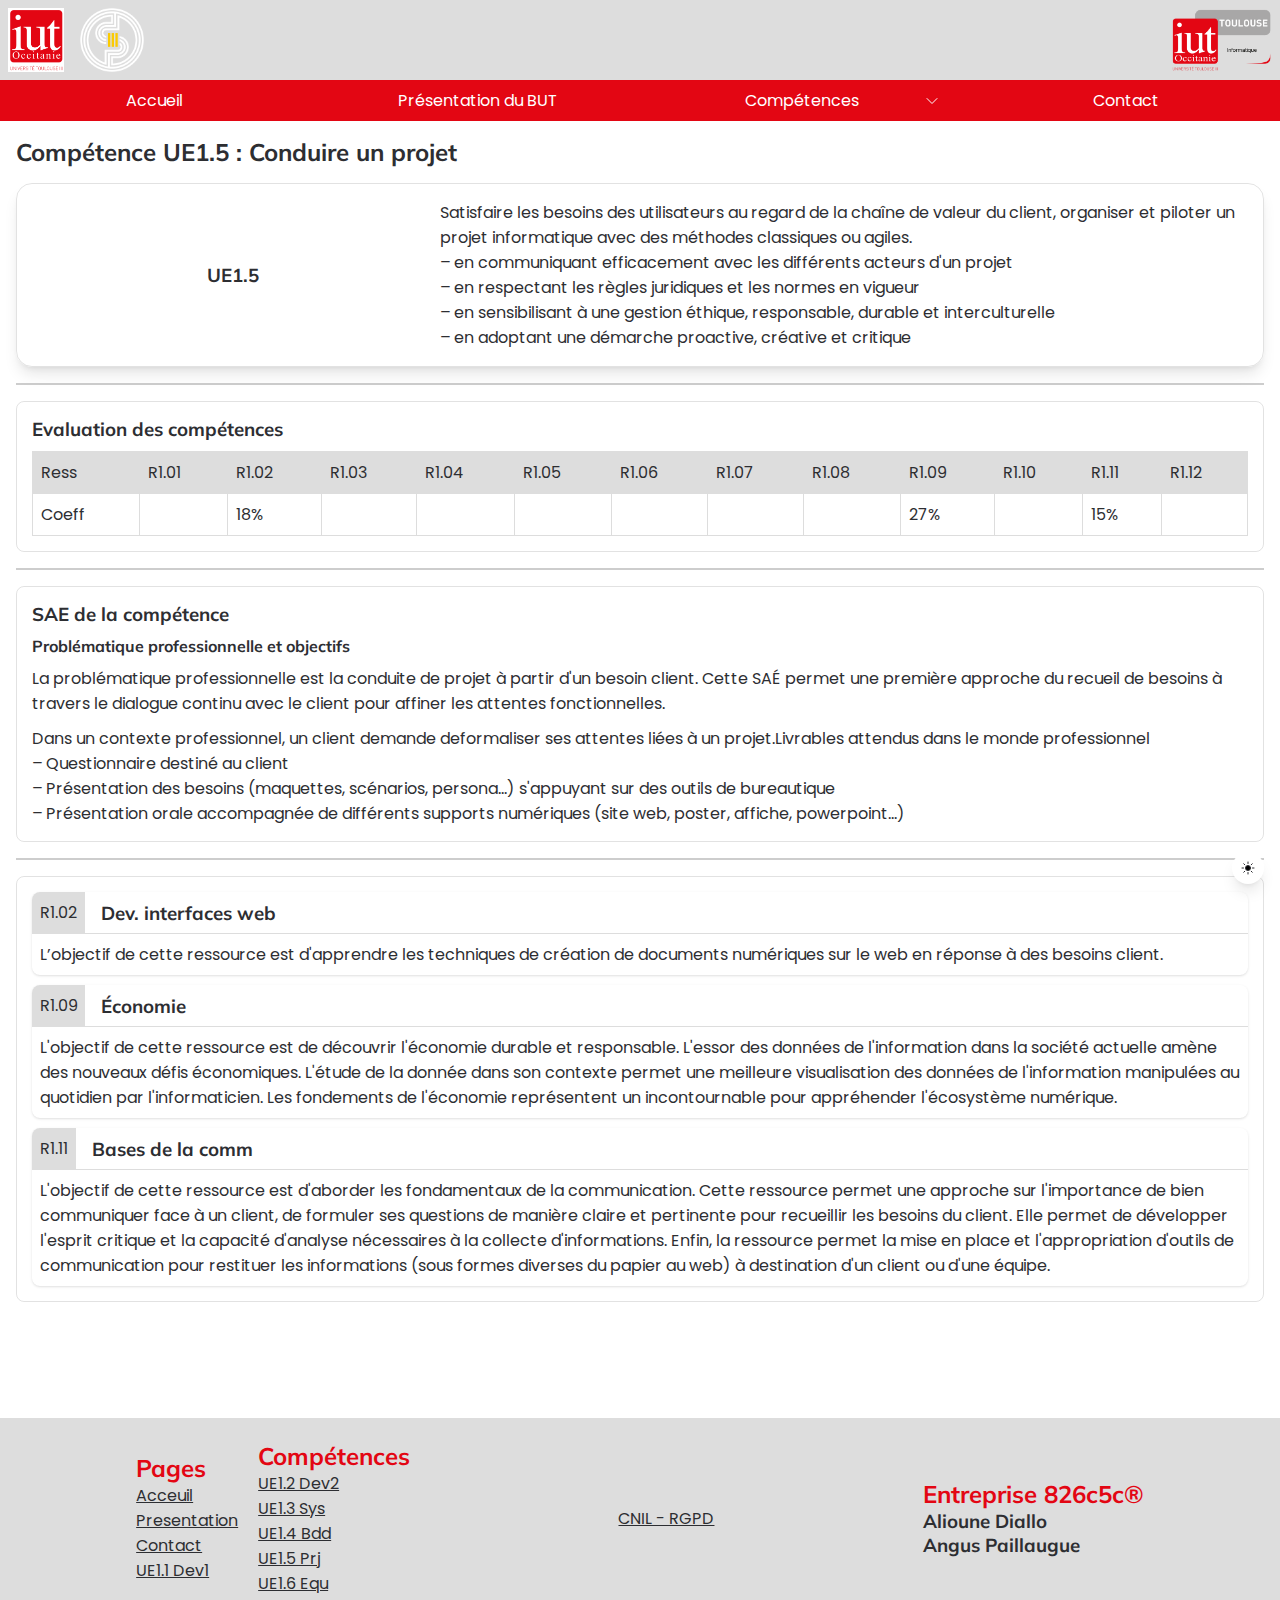
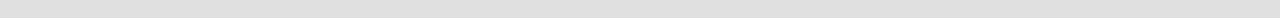
<file: competences/UE1.5/index.html>
<!DOCTYPE html>
<html lang="fr">
<head>
    <meta charset="UTF-8">
    <meta name="viewport" content="width=device-width, initial-scale=1.0">
    <title>UE1.5</title>
    <link rel="stylesheet" href="../../style.css">
    <link rel="icon" href="../../src/Logo.png">
</head>
<body>

    <!-- Theme switch -->
    <label for="themeSwitch">
        <svg xmlns="http://www.w3.org/2000/svg" fill="none" viewBox="0 0 24 24" stroke-width="1.5" stroke="currentColor" style="width:1rem; height:1rem;">
            <path stroke-linecap="round" stroke-linejoin="round" d="M12 3v2.25m6.364.386l-1.591 1.591M21 12h-2.25m-.386 6.364l-1.591-1.591M12 18.75V21m-4.773-4.227l-1.591 1.591M5.25 12H3m4.227-4.773L5.636 5.636M15.75 12a3.75 3.75 0 11-7.5 0 3.75 3.75 0 017.5 0z" />
        </svg>
        <svg xmlns="http://www.w3.org/2000/svg" fill="none" viewBox="0 0 24 24" stroke-width="1.5" stroke="currentColor" style="width:1rem; height:1rem;">
            <path stroke-linecap="round" stroke-linejoin="round" d="M21.752 15.002A9.718 9.718 0 0118 15.75c-5.385 0-9.75-4.365-9.75-9.75 0-1.33.266-2.597.748-3.752A9.753 9.753 0 003 11.25C3 16.635 7.365 21 12.75 21a9.753 9.753 0 009.002-5.998z" />
        </svg>
          
        <input type="checkbox" id="themeSwitch">
    </label>

    <nav class="navbar">
        <div>
            <img src="../../src/IUT.png" alt="">
            <img src="../../src/UPS.png" alt="">
            <img src="../../src/Info.png" alt="">
        </div>
        <div>
            <a href="../../">Accueil</a>
            <a href="../../presentation">Présentation du BUT</a>
            <div class="dropdown">
                Compétences
                <svg xmlns="http://www.w3.org/2000/svg" fill="none" viewBox="0 0 24 24" stroke-width="1.5" stroke="currentColor" class="arrow">
                    <path stroke-linecap="round" stroke-linejoin="round" d="M19.5 8.25l-7.5 7.5-7.5-7.5" />
                </svg>
                <ul>
                    <li><a href="../UE1.1">UE1.1 Dev1</a></li>
                    <li><a href="../UE1.2">UE1.2 Dev2</a></li>
                    <li><a href="../UE1.3">UE1.3 Sys</a></li>
                    <li><a href="../UE1.4">UE1.4 Bdd</a></li>
                    <li><a href="../UE1.5">UE1.5 Prj</a></li>
                    <li><a href="../UE1.6">UE1.6 Equ</a></li>
                </ul>
            </div>
            <a href="../../contact">Contact</a>
        </div>
    </nav>

    <main style="padding: 1rem;">
        <h2>Compétence UE1.5 : Conduire un projet</h2>

        <section class="presentation-card">
            <h3 class="competence-name text-base">UE1.5</h3>
            <p class="col-2">Satisfaire les besoins des utilisateurs au regard de la chaîne de valeur du client, organiser et piloter un projet informatique avec des méthodes classiques ou agiles.<br>– en communiquant efficacement avec les différents acteurs d'un projet<br>– en respectant les règles juridiques et les normes en vigueur<br>– en sensibilisant à une gestion éthique, responsable, durable et interculturelle<br>– en adoptant une démarche proactive, créative et critique</p>
        </section>

        <hr>

        <section style="overflow: auto;">
            <h3>Evaluation des compétences</h3>
            <table>
                <thead>
                    <tr>
                        <td>Ress</td>
                        <td>R1.01</td>
                        <td>R1.02</td>
                        <td>R1.03</td>
                        <td>R1.04</td>
                        <td>R1.05</td>
                        <td>R1.06</td>
                        <td>R1.07</td>
                        <td>R1.08</td>
                        <td>R1.09</td>
                        <td>R1.10</td>
                        <td>R1.11</td>
                        <td>R1.12</td>
                    </tr>
                </thead>
                <tbody>
                    <tr>
                        <td>Coeff</td>
                        <td></td>
                        <td>18%</td>
                        <td></td>
                        <td></td>
                        <td></td>
                        <td></td>
                        <td></td>
                        <td></td>
                        <td>27%</td>
                        <td></td>
                        <td>15%</td>
                        <td></td>
                    </tr>
                </tbody>
            </table>
        </section>

        <hr>

        <section>
            <h3>SAE de la compétence</h3>

            <h4>Problématique professionnelle et objectifs</h4>
            <p>La problématique professionnelle est la conduite de projet à partir d'un besoin client. Cette SAÉ permet une première approche du recueil de besoins à travers le dialogue continu avec le client pour affiner les attentes fonctionnelles.</h4>
            <p>Dans un contexte professionnel, un client demande deformaliser ses attentes liées à un projet.Livrables attendus dans le monde professionnel<br>– Questionnaire destiné au client<br>– Présentation des besoins (maquettes, scénarios, persona…) s'appuyant sur des outils de bureautique<br>– Présentation orale accompagnée de différents supports numériques (site web, poster, affiche, powerpoint…)</p>
        </section>

        <hr>

        <section>
            <div class="bloc-ressource">
                <div>
                    <span>R1.02</span>
                    <h3>Dev. interfaces web</h3>
                </div>
                <div>
                    <p>L’objectif de cette ressource est d'apprendre les techniques de création de documents numériques sur le web en réponse à des besoins client.</p>
                </div>
            </div>

            <div class="bloc-ressource">
                <div>
                    <span>R1.09</span>
                    <h3>Économie</h3>
                </div>
                <div>
                    <p>L'objectif de cette ressource est de découvrir l'économie durable et responsable. L'essor des données de l'information dans la société actuelle amène des nouveaux défis économiques. L'étude de la donnée dans son contexte permet une meilleure visualisation des données de l'information manipulées au quotidien par l'informaticien. Les fondements de l'économie représentent un incontournable pour appréhender l'écosystème numérique.</p>
                </div>
            </div>

            <div class="bloc-ressource">
                <div>
                    <span>R1.11</span>
                    <h3>Bases de la comm</h3>
                </div>
                <div>
                    <p>L'objectif de cette ressource est d'aborder les fondamentaux de la communication. Cette ressource permet une approche sur l'importance de bien communiquer face à un client, de formuler ses questions de manière claire et pertinente pour recueillir les besoins du client. Elle permet de développer l'esprit critique et la capacité d'analyse nécessaires à la collecte d'informations. Enfin, la ressource permet la mise en place et l'appropriation d'outils de communication pour restituer les informations (sous formes diverses du papier au web) à destination d'un client ou d'une équipe.</p>
                </div>
            </div>
        </section>
    </main>

    <footer>
        <div class="plan-site">
          <div class="plan-site-sous-division">
            <h2>Pages</h2>
            <a href="#">Acceuil</a>
            <a href="/presentation/index.html">Presentation</a>
            <a href="/contact/index.html">Contact</a>
            <a href="./competences/UE1.1">UE1.1 Dev1</a>
          </div>
          <div class="plan-site-sous-division">
            <h2>Compétences</h2>
            <a href="./competences/UE1.2">UE1.2 Dev2</a>
            <a href="./competences/UE1.3">UE1.3 Sys</a>
            <a href="./competences/UE1.4">UE1.4 Bdd</a>
            <a href="./competences/UE1.5">UE1.5 Prj</a>
            <a href="./competences/UE1.6">UE1.6 Equ</a>
          </div>
        </div>
        <a href="https://www.cnil.fr/fr/reglement-europeen-protection-donnees">CNIL - RGPD</a>
        <div class="entreprise">
          <h2>Entreprise 826c5c®</h2>
          <h3>Alioune Diallo</h3>
          <h3>Angus Paillaugue</h3>
        </div>
    </footer>

    <!-- Theme -->
    <script>
        if(localStorage.getItem("theme")) {
            document.documentElement.setAttribute("data-theme", localStorage.getItem("theme"));
            document.getElementById("themeSwitch").checked = localStorage.getItem("theme") === "dark";
        }else if (window.matchMedia("(prefers-color-scheme: dark)").matches) {
            document.documentElement.setAttribute("data-theme", "dark");
            document.getElementById("themeSwitch").checked = true;
        }

        document.getElementById("themeSwitch").addEventListener("click", (e) => {
            document.documentElement.setAttribute("data-theme", e.target.checked ? "dark" : "light");
            localStorage.setItem("theme", e.target.checked ? "dark" : "light");
        });
    </script>
    
</body>
</html>
</file>
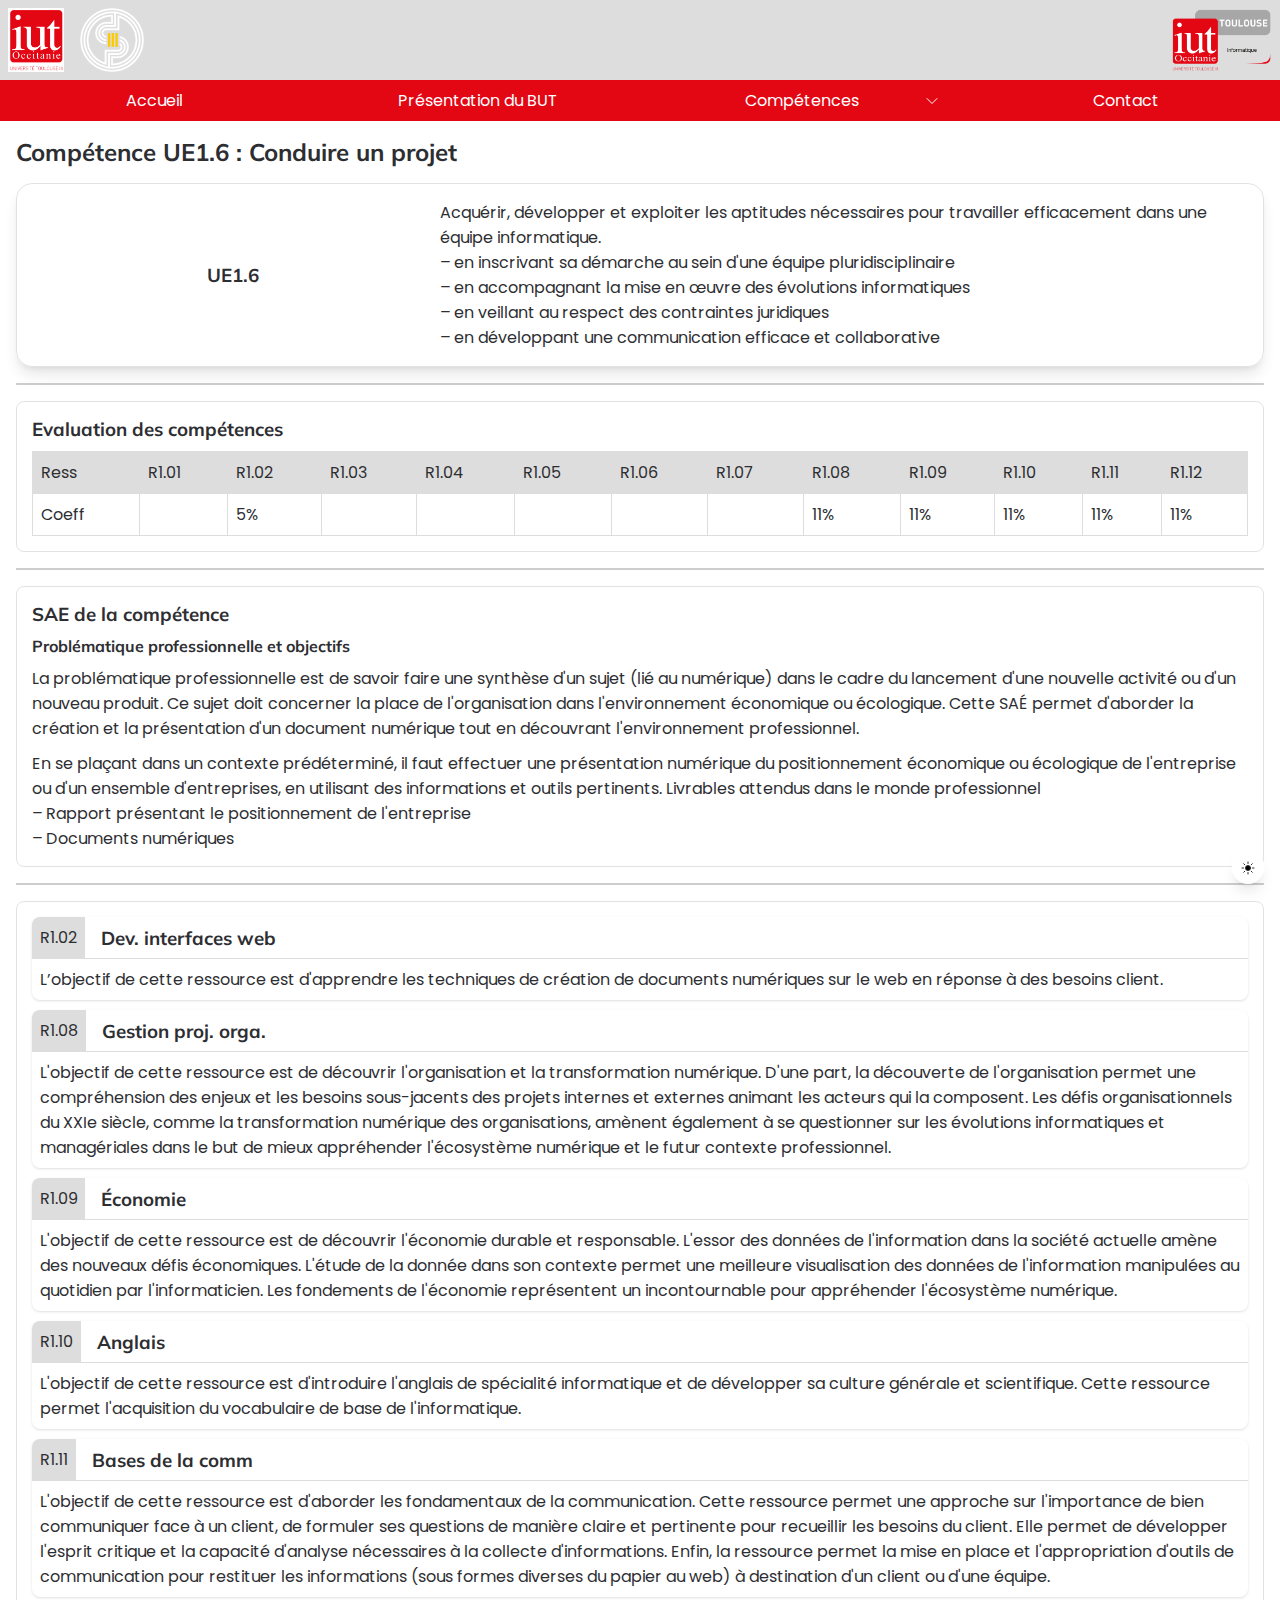
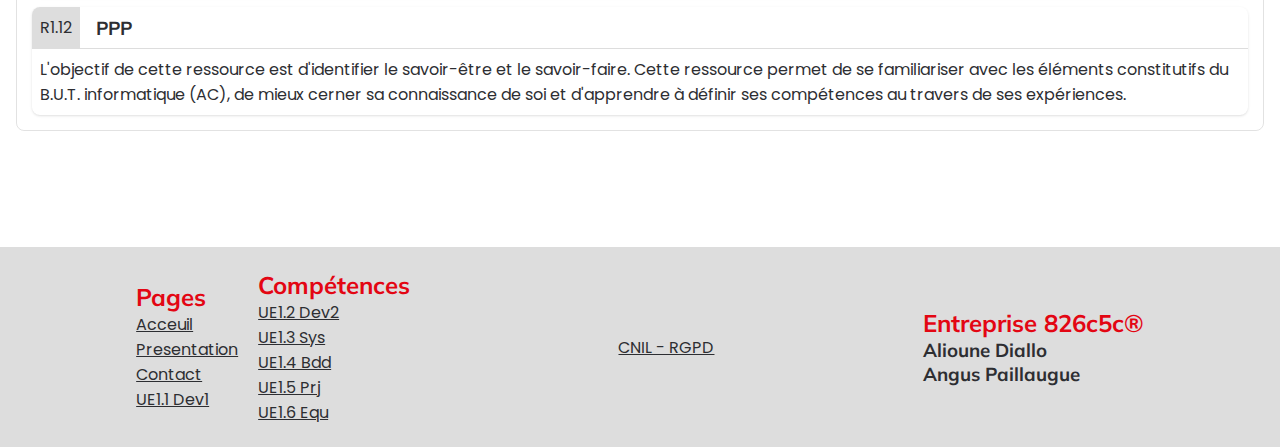
<file: competences/UE1.6/index.html>
<!DOCTYPE html>
<html lang="fr">
<head>
    <meta charset="UTF-8">
    <meta name="viewport" content="width=device-width, initial-scale=1.0">
    <title>UE1.6</title>
    <link rel="stylesheet" href="../../style.css">
    <link rel="icon" href="../../src/Logo.png">
</head>
<body>

    <!-- Theme switch -->
    <label for="themeSwitch">
        <svg xmlns="http://www.w3.org/2000/svg" fill="none" viewBox="0 0 24 24" stroke-width="1.5" stroke="currentColor" style="width:1rem; height:1rem;">
            <path stroke-linecap="round" stroke-linejoin="round" d="M12 3v2.25m6.364.386l-1.591 1.591M21 12h-2.25m-.386 6.364l-1.591-1.591M12 18.75V21m-4.773-4.227l-1.591 1.591M5.25 12H3m4.227-4.773L5.636 5.636M15.75 12a3.75 3.75 0 11-7.5 0 3.75 3.75 0 017.5 0z" />
        </svg>
        <svg xmlns="http://www.w3.org/2000/svg" fill="none" viewBox="0 0 24 24" stroke-width="1.5" stroke="currentColor" style="width:1rem; height:1rem;">
            <path stroke-linecap="round" stroke-linejoin="round" d="M21.752 15.002A9.718 9.718 0 0118 15.75c-5.385 0-9.75-4.365-9.75-9.75 0-1.33.266-2.597.748-3.752A9.753 9.753 0 003 11.25C3 16.635 7.365 21 12.75 21a9.753 9.753 0 009.002-5.998z" />
        </svg>
          
        <input type="checkbox" id="themeSwitch">
    </label>

    <nav class="navbar">
        <div>
            <img src="../../src/IUT.png" alt="">
            <img src="../../src/UPS.png" alt="">
            <img src="../../src/Info.png" alt="">
        </div>
        <div>
            <a href="../../">Accueil</a>
            <a href="../../presentation">Présentation du BUT</a>
            <div class="dropdown">
                Compétences
                <svg xmlns="http://www.w3.org/2000/svg" fill="none" viewBox="0 0 24 24" stroke-width="1.5" stroke="currentColor" class="arrow">
                    <path stroke-linecap="round" stroke-linejoin="round" d="M19.5 8.25l-7.5 7.5-7.5-7.5" />
                </svg>
                <ul>
                    <li><a href="../UE1.1">UE1.1 Dev1</a></li>
                    <li><a href="../UE1.2">UE1.2 Dev2</a></li>
                    <li><a href="../UE1.3">UE1.3 Sys</a></li>
                    <li><a href="../UE1.4">UE1.4 Bdd</a></li>
                    <li><a href="../UE1.5">UE1.5 Prj</a></li>
                    <li><a href="../UE1.6">UE1.6 Equ</a></li>
                </ul>
            </div>
            <a href="../../contact">Contact</a>
        </div>
    </nav>

    <main style="padding: 1rem;">
        <h2>Compétence UE1.6 : Conduire un projet</h2>

        <section class="presentation-card">
            <h3 class="competence-name text-base">UE1.6</h3>
            <p class="col-2">Acquérir, développer et exploiter les aptitudes nécessaires pour travailler efficacement dans une équipe informatique.<br>– en inscrivant sa démarche au sein d'une équipe pluridisciplinaire<br>– en accompagnant la mise en œuvre des évolutions informatiques<br>– en veillant au respect des contraintes juridiques<br>– en développant une communication efficace et collaborative</p>
        </section>

        <hr>

        <section style="overflow: auto;">
            <h3>Evaluation des compétences</h3>
            <table>
                <thead>
                    <tr>
                        <td>Ress</td>
                        <td>R1.01</td>
                        <td>R1.02</td>
                        <td>R1.03</td>
                        <td>R1.04</td>
                        <td>R1.05</td>
                        <td>R1.06</td>
                        <td>R1.07</td>
                        <td>R1.08</td>
                        <td>R1.09</td>
                        <td>R1.10</td>
                        <td>R1.11</td>
                        <td>R1.12</td>
                    </tr>
                </thead>
                <tbody>
                    <tr>
                        <td>Coeff</td>
                        <td></td>
                        <td>5%</td>
                        <td></td>
                        <td></td>
                        <td></td>
                        <td></td>
                        <td></td>
                        <td>11%</td>
                        <td>11%</td>
                        <td>11%</td>
                        <td>11%</td>
                        <td>11%</td>
                    </tr>
                </tbody>
            </table>
        </section>

        <hr>

        <section>
            <h3>SAE de la compétence</h3>

            <h4>Problématique professionnelle et objectifs</h4>
            <p>La problématique professionnelle est de savoir faire une synthèse d'un sujet (lié au numérique) dans le cadre du lancement d'une nouvelle activité ou d'un nouveau produit. Ce sujet doit concerner la place de l'organisation dans l'environnement économique ou écologique. Cette SAÉ permet d'aborder la création et la présentation d'un document numérique tout en découvrant l'environnement professionnel.</h4>
            <p>En se plaçant dans un contexte prédéterminé, il faut effectuer une présentation numérique du positionnement économique ou écologique de l'entreprise ou d'un ensemble d'entreprises, en utilisant des informations et outils pertinents. Livrables attendus dans le monde professionnel<br>– Rapport présentant le positionnement de l'entreprise<br>– Documents numériques</p>
        </section>

        <hr>

        <section>
            <div class="bloc-ressource">
                <div>
                    <span>R1.02</span>
                    <h3>Dev. interfaces web</h3>
                </div>
                <div>
                    <p>L’objectif de cette ressource est d'apprendre les techniques de création de documents numériques sur le web en réponse à des besoins client.</p>
                </div>
            </div>

            <div class="bloc-ressource">
                <div>
                    <span>R1.08</span>
                    <h3>Gestion proj. orga.</h3>
                </div>
                <div>
                    <p>L'objectif de cette ressource est de découvrir l'organisation et la transformation numérique. D'une part, la découverte de l'organisation permet une compréhension des enjeux et les besoins sous-jacents des projets internes et externes animant les acteurs qui la composent. Les défis organisationnels du XXIe siècle, comme la transformation numérique des organisations, amènent également à se questionner sur les évolutions informatiques et managériales dans le but de mieux appréhender l'écosystème numérique et le futur contexte professionnel.</p>
                </div>
            </div>

            <div class="bloc-ressource">
                <div>
                    <span>R1.09</span>
                    <h3>Économie</h3>
                </div>
                <div>
                    <p>L'objectif de cette ressource est de découvrir l'économie durable et responsable. L'essor des données de l'information dans la société actuelle amène des nouveaux défis économiques. L'étude de la donnée dans son contexte permet une meilleure visualisation des données de l'information manipulées au quotidien par l'informaticien. Les fondements de l'économie représentent un incontournable pour appréhender l'écosystème numérique.</p>
                </div>
            </div>

            <div class="bloc-ressource">
                <div>
                    <span>R1.10</span>
                    <h3>Anglais</h3>
                </div>
                <div>
                    <p>L'objectif de cette ressource est d'introduire l'anglais de spécialité informatique et de développer sa culture générale et scientifique. Cette ressource permet l'acquisition du vocabulaire de base de l'informatique.</p>
                </div>
            </div>

            <div class="bloc-ressource">
                <div>
                    <span>R1.11</span>
                    <h3>Bases de la comm</h3>
                </div>
                <div>
                    <p>L'objectif de cette ressource est d'aborder les fondamentaux de la communication. Cette ressource permet une approche sur l'importance de bien communiquer face à un client, de formuler ses questions de manière claire et pertinente pour recueillir les besoins du client. Elle permet de développer l'esprit critique et la capacité d'analyse nécessaires à la collecte d'informations. Enfin, la ressource permet la mise en place et l'appropriation d'outils de communication pour restituer les informations (sous formes diverses du papier au web) à destination d'un client ou d'une équipe.</p>
                </div>
            </div>

            <div class="bloc-ressource">
                <div>
                    <span>R1.12</span>  
                    <h3>PPP</h3>
                </div>
                <div>
                    <p>L'objectif de cette ressource est d'identifier le savoir-être et le savoir-faire. Cette ressource permet de se familiariser avec les éléments constitutifs du B.U.T. informatique (AC), de mieux cerner sa connaissance de soi et d'apprendre à définir ses compétences au travers de ses expériences.</p>
                </div>
            </div>
        </section>
    </main>

    <footer>
        <div class="plan-site">
          <div class="plan-site-sous-division">
            <h2>Pages</h2>
            <a href="#">Acceuil</a>
            <a href="/presentation/index.html">Presentation</a>
            <a href="/contact/index.html">Contact</a>
            <a href="./competences/UE1.1">UE1.1 Dev1</a>
          </div>
          <div class="plan-site-sous-division">
            <h2>Compétences</h2>
            <a href="./competences/UE1.2">UE1.2 Dev2</a>
            <a href="./competences/UE1.3">UE1.3 Sys</a>
            <a href="./competences/UE1.4">UE1.4 Bdd</a>
            <a href="./competences/UE1.5">UE1.5 Prj</a>
            <a href="./competences/UE1.6">UE1.6 Equ</a>
          </div>
        </div>
        <a href="https://www.cnil.fr/fr/reglement-europeen-protection-donnees">CNIL - RGPD</a>
        <div class="entreprise">
          <h2>Entreprise 826c5c®</h2>
          <h3>Alioune Diallo</h3>
          <h3>Angus Paillaugue</h3>
        </div>
    </footer>

    <!-- Theme -->
    <script>
        if(localStorage.getItem("theme")) {
            document.documentElement.setAttribute("data-theme", localStorage.getItem("theme"));
            document.getElementById("themeSwitch").checked = localStorage.getItem("theme") === "dark";
        }else if (window.matchMedia("(prefers-color-scheme: dark)").matches) {
            document.documentElement.setAttribute("data-theme", "dark");
            document.getElementById("themeSwitch").checked = true;
        }

        document.getElementById("themeSwitch").addEventListener("click", (e) => {
            document.documentElement.setAttribute("data-theme", e.target.checked ? "dark" : "light");
            localStorage.setItem("theme", e.target.checked ? "dark" : "light");
        });
    </script>
    
</body>
</html>
</file>
<file: style.css>
@import url('https://fonts.googleapis.com/css2?family=Poppins:wght@100;200;300;400;500;600;700;800;900&display=swap');
@import url('https://fonts.googleapis.com/css2?family=Mulish:wght@200;300;400;500;600;700;800;900;1000&display=swap');

:root {
  --primary: #e30613;
  --light-red: #e3535c;
  --text-color: #2D2E32;
  --bg: #FFFFFF;
  --border-color: #ddd;
  --transition-duration: .15s;
  --sm-breakpoint: 576px;
  --md-breakpoint: 768px;
  --lg-breakpoint: 992px;
  --xl-breakpoint: 1200px;
  --xxl-breakpoint: 1400px; 
  --shadow-sm: 0 1px 2px 0 rgb(0 0 0 / 0.05);
  --shadow: 0 1px 3px 0 rgb(0 0 0 / 0.1), 0 1px 2px -1px rgb(0 0 0 / 0.1);
  --shadow-md: 0 4px 6px -1px rgb(0 0 0 / 0.1), 0 2px 4px -2px rgb(0 0 0 / 0.1);
  --shadow-lg: 0 10px 15px -3px rgb(0 0 0 / 0.1), 0 4px 6px -4px rgb(0 0 0 / 0.1);
  --shadow-xl: 0 20px 25px -5px rgb(0 0 0 / 0.1), 0 8px 10px -6px rgb(0 0 0 / 0.1);
  --shadow-2xl: 0 25px 50px -12px rgb(0 0 0 / 0.25);
  --shadow-none: 0 0 #0000;
}

[data-theme="dark"]{
  --primary: #740d13;
  --light-red: #682a2e;
  --text-color: #c7c7c7;
  --bg: #121212;
  --border-color: #3f3f3f;
  --shadow-sm: 0 1px 2px 0 rgb(255 255 255 / 0.05);
  --shadow: 0 1px 3px 0 rgb(255 255 255 / 0.1), 0 1px 2px -1px rgb(255 255 255 / 0.1);
  --shadow-md: 0 4px 6px -1px rgb(255 255 255 / 0.1), 0 2px 4px -2px rgb(255 255 255 / 0.1);
  --shadow-lg: 0 10px 15px -3px rgb(255 255 255 / 0.1), 0 4px 6px -4px rgb(255 255 255 / 0.1);
  --shadow-xl: 0 20px 25px -5px rgb(255 255 255 / 0.1), 0 8px 10px -6px rgb(255 255 255 / 0.1);
  --shadow-2xl: 0 25px 50px -12px rgb(255 255 255 / 0.25);
}

* {
  margin: 0;
  padding: 0;
  box-sizing: border-box;
}

body {
  font-family: Poppins, sans-serif;
  color: var(--text-color);
  background-color: var(--bg);
  scroll-behavior: smooth;
}

h1, h2, h3, h4, h5, h6 {
  font-family: Mulish, sans-serif;
}

hr {
  margin: 1rem 0;
}

.link {
  color: var(--primary);
  text-decoration: none;
  transition: all var(--transition-duration) linear;
}
.link:hover {
  text-decoration: underline;
}

#themeSwitch {
  display: none;
}
label[for="themeSwitch"] {
  position: fixed;
  bottom: 1rem;
  right: 1rem;
  z-index: 100;
  display: flex;
  flex-direction: row;
  gap: .5rem;
  align-items: center;
  justify-content: center;
  cursor: pointer;
  width: 2rem;
  height: 2rem;
  border-radius: 50%;
  background-color: var(--bg);
  box-shadow: var(--shadow-lg);
}
label[for="themeSwitch"] svg:nth-child(1) {
  fill: #000000;
}
label[for="themeSwitch"] svg:nth-child(2) {
  fill: #FFFFFF;
}
label[for="themeSwitch"] svg:nth-child(2) {
  display: none;
}
[data-theme="dark"] label[for="themeSwitch"] svg:nth-child(1) {
  display: none;
}
[data-theme="dark"] label[for="themeSwitch"] svg:nth-child(2) {
  display: block;
}
label[for="themeSwitch"] svg:nth-child(2) {
  display: none;
}
.button-primary {
  background-color: var(--primary);
  color: var(--bg);
  border: none;
  font-size: 1rem;
  text-decoration: none;
  padding: .5rem 1rem;
  border-radius: .5rem;
  transition: all var(--transition-duration) ease-in-out;
  cursor: pointer;
}
.button-primary:hover {
  background-color: var(--light-red);
}

/* Dropdown */
nav {
  display: flex;
  flex-direction: column;
  background-color: var(--bg);
}
nav div:first-child {
  display: flex;
  flex-direction: row;
  gap: 1rem;
  padding: .5rem;
  background-color: var(--border-color);
}
[data-theme="dark"]{
  nav div:first-child {
    background-color: var(--bg);
  }
}
nav div:first-child img {
  height: 4rem;
}
nav div:first-child img:last-child {
  margin-left: auto;
}
nav div:last-child {
  display: grid;
  grid-template-columns: repeat(4, 1fr);
  gap: 1rem;
  text-align: center;
  background-color: var(--primary);
}
@media only screen and (max-width: 576px) {
  nav div:last-child {
    grid-template-columns: repeat(2, 1fr);
    gap: .2rem;
  }
}
nav div:last-child a, button {
  background-color: transparent;
  color: var(--bg);
  border: none;
  font-size: 1rem;
  text-decoration: none;
  padding: .5rem 0;
}

/* Dropdown */
.dropdown {
  position: relative;
  display: flex;
  flex-direction: row;
  color: var(--bg);
  justify-content: center;
  align-items: center;
  cursor: pointer;
  text-align: center;
}
.dropdown .arrow {
  width: 1rem; 
  height: 1rem; 
  right: 1rem;
  margin-left: 0.5rem; 
  position: absolute; 
  top: calc(50% - .5rem);
  color: var(--bg); 
  transition: transform calc(2.5 * var(--transition-duration)) ease-in-out;
}
.dropdown ul {
  display: flex;
  position: absolute;
  flex-direction: column;
  top: 100%;
  left: 50%;
  width: 100%;
  list-style: none;
  background-color: var(--primary);
  transform: translateX(-50%);
  box-shadow: var(--shadow);
  border-radius: 0 0 .5rem .5rem;
  max-height: 0;
  transition: all calc(2.5 * var(--transition-duration)) linear;
  overflow: hidden;
  z-index: 30;
}
.dropdown ul li {
  padding: .5rem 0;
  transition: all var(--transition-duration) ease-in-out;
}
.dropdown ul li:is(:hover, :focus) {
  background-color: var(--light-red);
}
.dropdown:is(:hover, :focus-within) .arrow, .dropdown ul:is(:hover, :focus-within) .arrow {
  transform: rotate(180deg);
}
.dropdown:is(:hover, :focus-within) ul, .dropdown ul:is(:hover, :focus-within) ul {
  max-height: 240px;
}
.dropdown ul li a {
  width: 100%;
  display: block;
  padding: 0;
}


/* Page */
main {
  max-width: 1500px;
  margin: 0 auto;
}
section {
  padding: .5rem;
}
@media only screen and (max-width: 576px) {
  section {
    padding: .2rem;
  }
}
.container {
  padding: 1rem;
  box-shadow: var(--shadow);
  border-radius: 1rem;
}
.presentation-card {
  display: grid; 
  grid-template-columns: repeat(3, 1fr);
  gap: .5rem;
  box-shadow: var(--shadow-lg);
  padding: 1rem;
  border-radius: 1rem;
}
.presentation-card .col-2 {
  grid-column: span 2;
}
.presentation-card:not(:first-child) {
  margin-top: 1rem;
}
@media only screen and (max-width: 1200px) {
  .presentation-card .col-2 {
    grid-column: span 1;
  }
  .presentation-card {
    grid-template-columns: 1fr;
  }
}
section.competences .presentation-card:nth-child(1) {
  background-color: #e8c5bb;
}
section.competences .presentation-card:nth-child(2) {
  background-color: #ffb7a6;
}
section.competences .presentation-card:nth-child(3) {
  background-color: #fee7a0;
}
section.competences .presentation-card:nth-child(4) {
  background-color: #c8d6a7;
}
section.competences .presentation-card:nth-child(5) {
  background-color: #abb7df;
}
section.competences .presentation-card:nth-child(6) {
  background-color: #d0b3ac;
}
[data-theme="dark"]{
  section.competences .presentation-card:nth-child(1) {
    background-color: #d08a77;
  }
  section.competences .presentation-card:nth-child(2) {
    background-color: #ff6f4c;
  }
  section.competences .presentation-card:nth-child(3) {
    background-color: #fdcf41;
  }
  section.competences .presentation-card:nth-child(4) {
    background-color: #91ae4f;
  }
  section.competences .presentation-card:nth-child(5) {
    background-color: #5770be;
  }
  section.competences .presentation-card:nth-child(6) {
    background-color: #a26859;
  }
}
.presentation-card .competence-name {
  color: var(--bg);
  display: flex;
  flex-direction: column;
  justify-content: center;
  align-items: center;
  gap: .5rem;
}
.competence-name.text-base {
  color: var(--text-color);
}
.competence-grid {
  display: grid;
  overflow: visible;
  grid-template-columns: repeat(3, 1fr);
  grid-template-rows: repeat(2, 1fr);
  gap: .5rem;
}
.ressource-card {
  text-decoration: none;
  border: 1px solid var(--border-color);
  color: var(--text-color);
  background-color: var(--bg);
  border-radius: 1rem;
  padding: 2rem;
  text-align: center;
  display: flex;
  flex-direction: column;
  align-items: center;
  justify-content: center;
  transition: all var(--transition-duration) ease-in-out;
  cursor: pointer;
}
.ressource-card:hover {
  transform: translateY(-.3rem);
  border-radius: .5rem;
  box-shadow: 0 10px 15px -3px rgba(255, 255, 255, .4), 0 4px 6px -4px rgba(255, 255, 255, .4);
}
[data-theme="dark"]{
  .ressource-card:hover {
    box-shadow: 0 10px 15px -3px rgba(0, 0, 0, .4), 0 4px 6px -4px rgba(0, 0, 0, .4);
  }
}
@media only screen and (max-width: 576px) {
  .competence-grid {
    grid-template-columns: 1fr;
  }
}

/* Table */
table {
  border-collapse: collapse;
  width: 100%;
}
table td, table th {
  border: 1px solid var(--border-color);
  padding: 8px;
}
table tr:nth-child(even), thead{
  background-color: var(--border-color);
}
table th {
  padding-top: 12px;
  padding-bottom: 12px;
  text-align: left;
  background-color: #04AA6D;
  color: var(--bg);
}

.contact-form {
  border: 1px solid var(--border-color);
  padding: 1rem;
  border-radius: .5rem;
  display: flex;
  flex-direction: column;
  gap: .5rem;
}
form.contact {
  display: grid;
  grid-template-columns: repeat(2, 1fr);
  grid-template-rows: repeat(4, 1fr);
  gap: .5rem;
}
@media only screen and (max-width: 576px) {
  form.contact {
    grid-template-columns: 1fr;
    grid-template-rows: repeat(8, 1fr);
  }
}
textarea {
  resize: none;
  font-family: Poppins, sans-serif;
}
form.contact textarea {
  grid-row: span 4;
}
input, textarea, select {
  padding: .25rem .4rem;
  border-radius: .4rem; 
  border: 1px solid var(--border-color); 
  width: 100%; 
  font-size: 1rem;
  line-height: 1.5rem; 
  transition: all var(--transition-duration) ease-in-out;
  outline: none;
}
input:focus, textarea:focus, select:focus {
  outline: none;
  border-color: var(--primary);
  caret-color: var(--primary);
  box-shadow: 0 0 0 0.25rem rgb(227 6 19 / 25%);
}
[data-theme="dark"]{
  input, textarea, select {
    border: 1px solid var(--border-color);
    background-color: #1b1b1b;
  }
}
.contact-about {
  border: 1px solid var(--border-color);
  margin-top: 1rem;
  border-radius: .5rem;
  display: grid;
  grid-template-columns: repeat(3, 1fr);
  gap: .5rem;
}
.contact-about div:nth-child(1) {
  grid-column: span 2;
  display: flex;
  flex-direction: column;
  justify-content: center;
  align-items: center;
}
.contact-about div:nth-child(2) {
  display: flex;
  flex-direction: column;
  align-items: flex-start;
  gap: .5rem;
  width: 100%;
}
.contact-about div:nth-child(2) div {
  padding: .5rem;
  border: 1px solid var(--border-color);
  border-radius: .5rem;
  width: 100%;
}
@media only screen and (max-width: 992px) {
  .contact-about {
    grid-template-columns: 1fr;
  }
  .contact-about div {
    grid-column: span 1;
  }
}

.section-title {
  font-size: 24px;
  color: var(--primary);
  margin-bottom: 20px;
}

.section-content {
  display: grid;
  grid-template-columns: repeat(auto-fill, minmax(300px, 1fr));;
}
.section-content a {
  text-align: center;
  padding: 1rem;
  width: 100%;
  cursor: pointer;
  border-radius: 1rem;
  color: var(--text-color);
  text-decoration: none;
  transition: all var(--transition-duration) ease-in-out;
}
.section-content a:hover {
  background-color: var(--border-color);
}
.right {
  margin: 0 .5rem;
}
.competence {
  margin-bottom: 20px;
  padding: 10px;
  overflow: hidden;
  height: 200px;
  display: flex;
  flex-direction: column;
  justify-content: space-between;
}
.image {
  border-radius: .5rem;
  width: 200px;
  height: auto;
  transition: transform var(--transition-duration) ease;
}
.image:hover {
  transform: scale(1.03);
}
.section {
  border-radius: .5rem;
  box-shadow: var(--shadow);
  padding: 10px;
  width: 100%;
  gap: 10px;

}
section{
  padding: 15px;
  border-radius: .5rem;
  border: 1px solid rgba(0, 0, 0, 0.115);
  width: 100%;
  display: flex;
  flex-direction: column;
  gap: 10px;
}
hr{
  margin: 1rem 0;
  border: 1px solid rgba(0, 0, 0, 0.195);
  width: 100%;
}
.competence ul li{
  list-style: none;
}
.bloc-ressource {
  display: flex;
  flex-direction: column;
  box-shadow: var(--shadow);
  overflow: hidden;
  border-radius: .5rem;
}
.bloc-ressource div:first-child {
  display: flex;
  flex-direction: row;
  gap: 1rem;
  align-items: center;
  border-bottom: 1px solid var(--border-color);
}
.bloc-ressource div:nth-child(2) {
  padding: .5rem;
}
.bloc-ressource div:first-child span:first-child {
  background-color: var(--border-color);
  color: var(--text-color);
  padding: .5rem;
}
footer{
  display: flex;
  background: var(--border-color);
  margin-top: 100px;
  justify-content: space-around;
  align-items: center;
  height: 200px;
  padding: 2rem;
  color: var(--primary);
}
footer a{
  color: var(--text-color);
  text-decoration: underline;
}
.plan-site{
  display: flex;
  align-items: center;
  justify-content: center;
  gap: 20px;
}
.plan-site-sous-division{
  display: flex;
  flex-direction: column;
}
.entreprise:not(h2) {
  color: var(--text-color);
}
.entreprise h2 {
  color: var(--primary);
}
@media screen and (max-width : 768px){
  footer{
    flex-direction: column;
    height: auto;
    align-items: start;
  }
  .plan-site{
    flex-direction: column;
    height: auto;
    align-items: start;
  }
}
</file>
